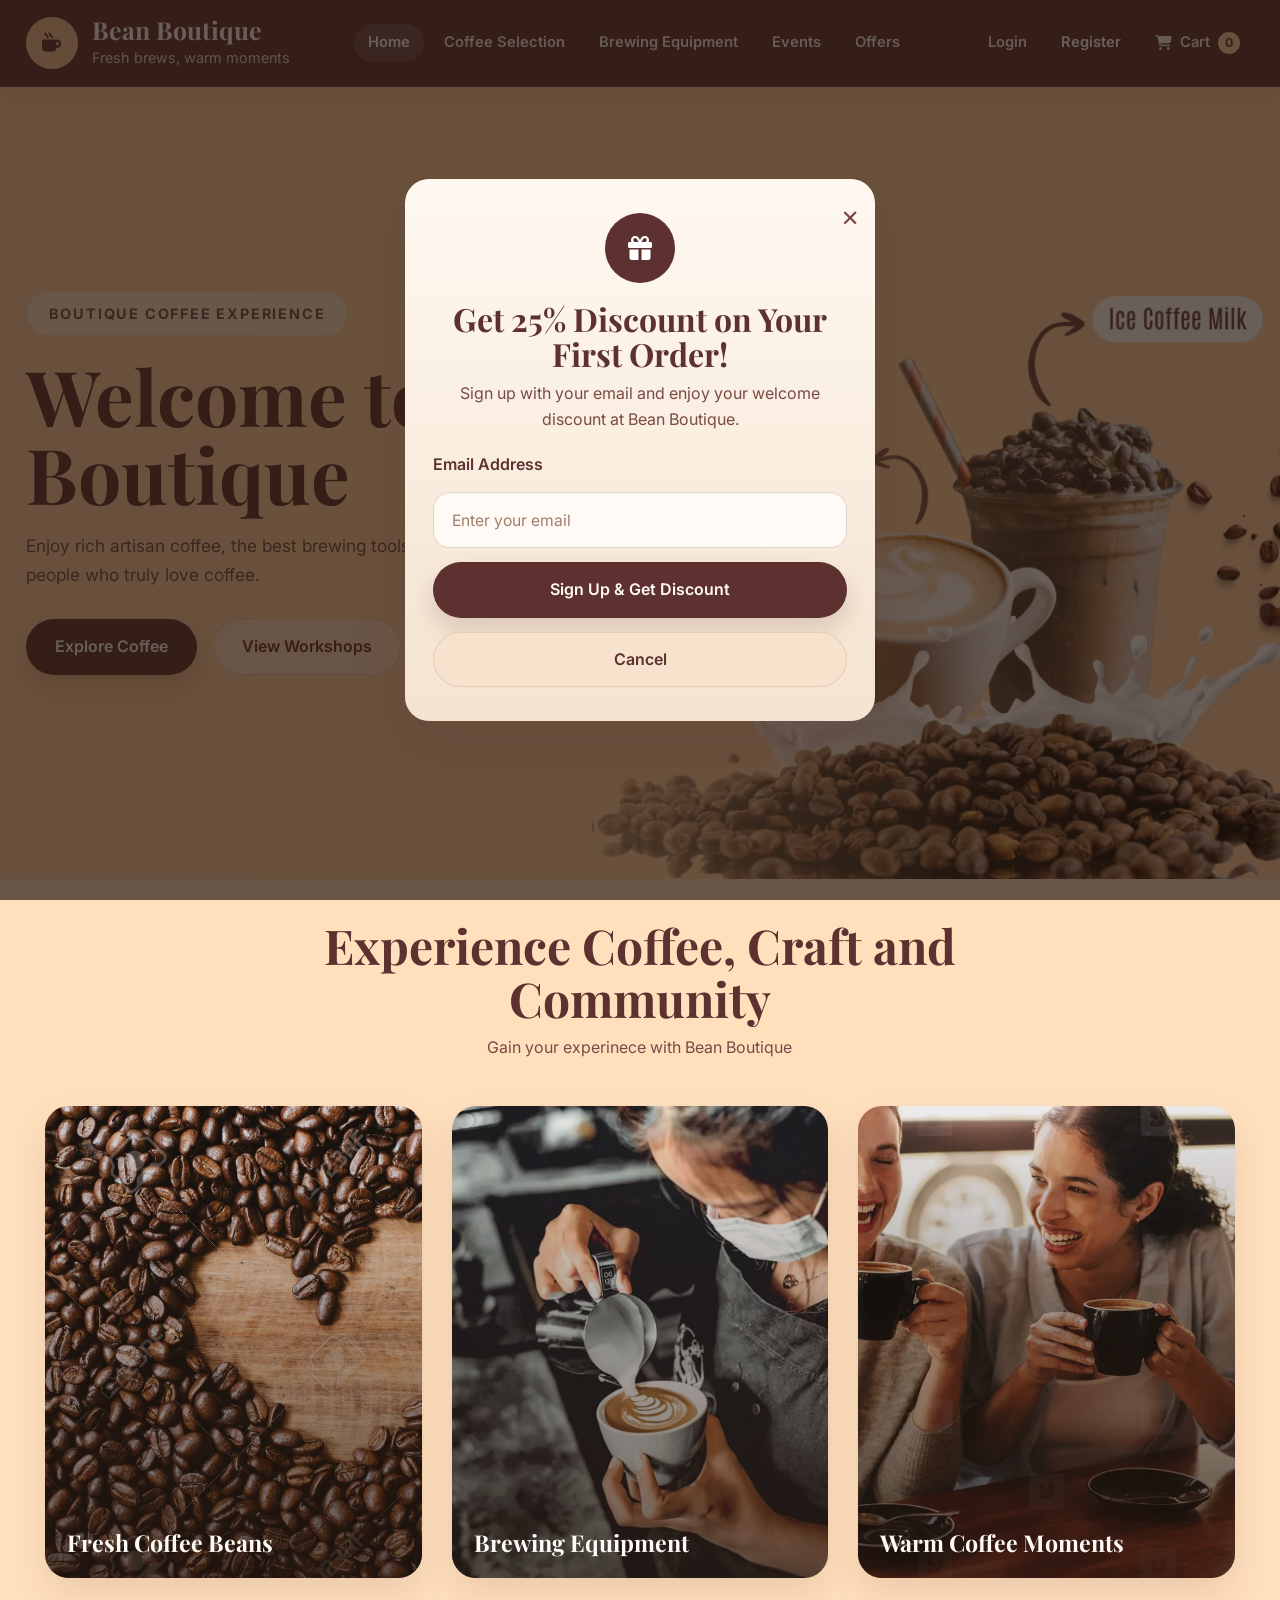
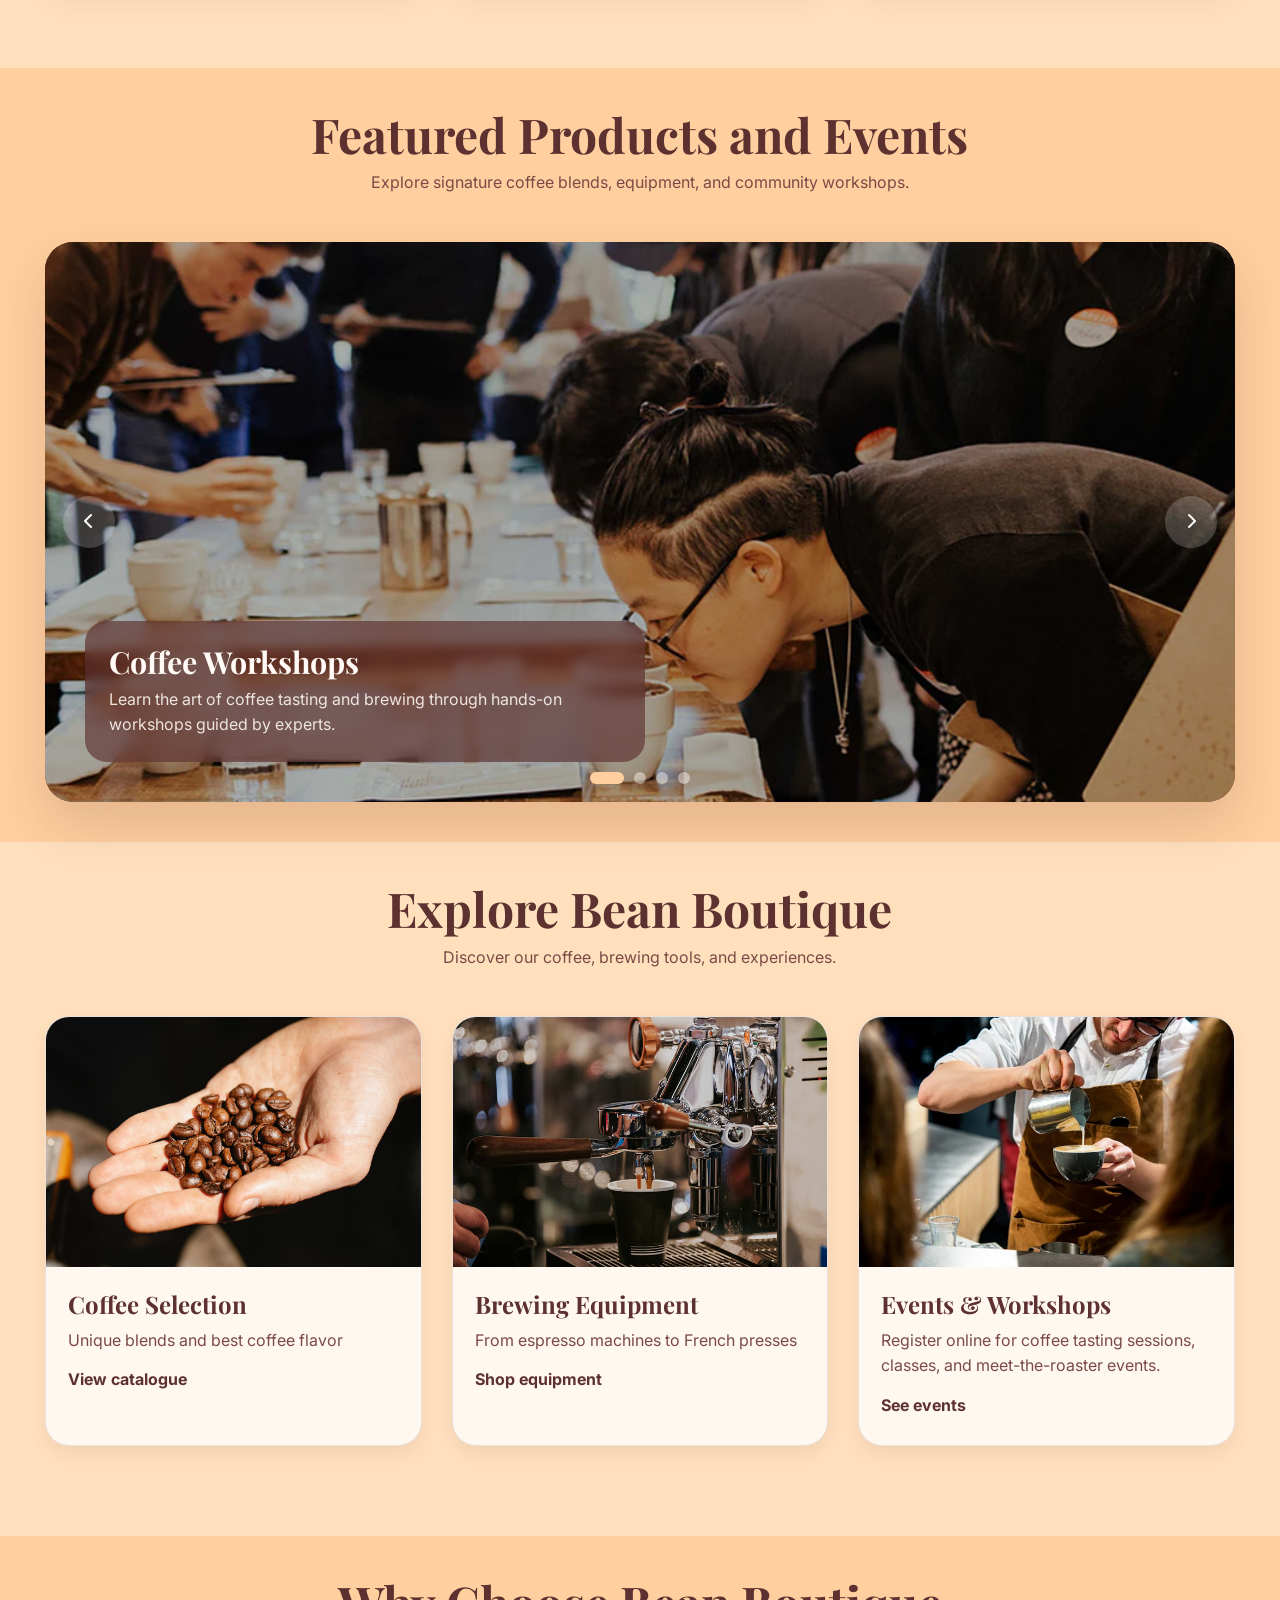
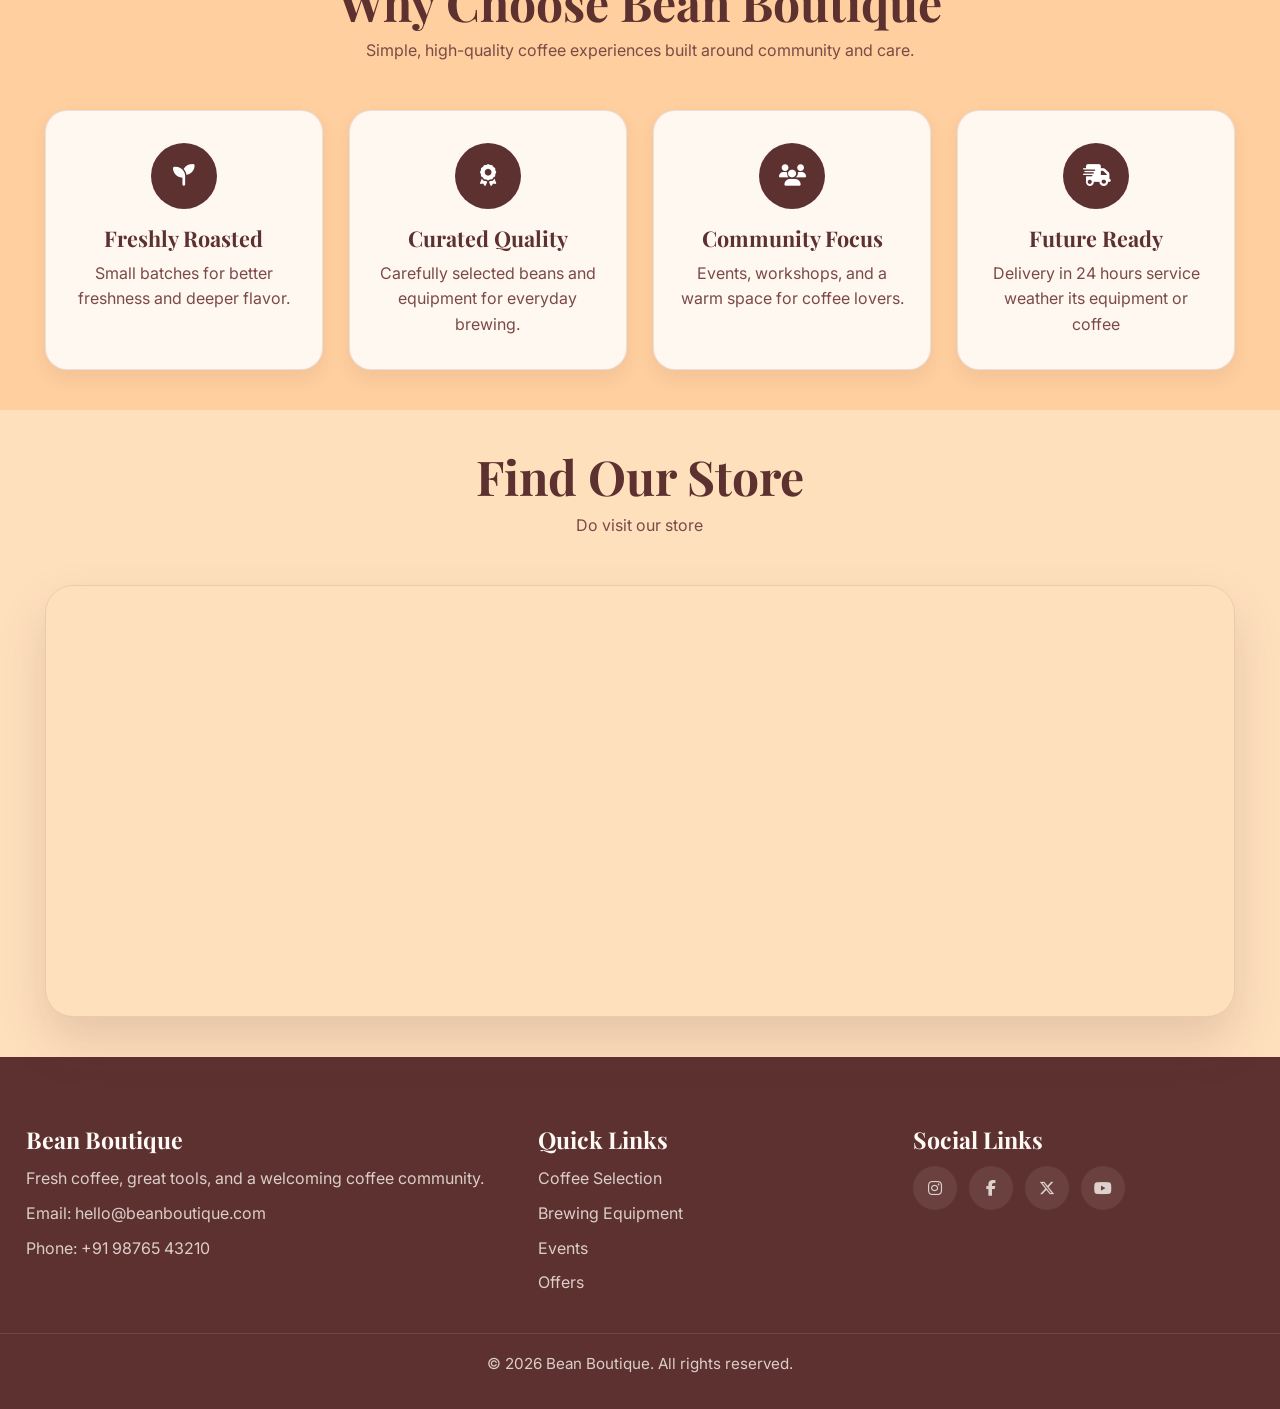
<file: index.html>
<!DOCTYPE html>
<html lang="en">

<head>
  <meta charset="UTF-8">
  <meta name="viewport" content="width=device-width, initial-scale=1.0">
  <title>Bean Boutique | Home</title>
  <link rel="stylesheet" href="style.css">
  <link rel="stylesheet" href="https://cdnjs.cloudflare.com/ajax/libs/font-awesome/6.5.0/css/all.min.css">
</head>

<body data-page="home">

  <!-- Welcome Modal -->
  <div class="modal active" id="welcome-modal" aria-hidden="false">
    <div class="modal-box">
      <button class="modal-close" id="modal-close" aria-label="Close popup">&times;</button>
      <div class="modal-icon">
        <i class="fas fa-gift"></i>
      </div>
      <h2>Get 25% Discount on Your First Order!</h2>
      <p>Sign up with your email and enjoy your welcome discount at Bean Boutique.</p>

      <form class="modal-form" id="discount-form" action="#" method="post">
        <label for="discount-email">Email Address</label>
        <input type="email" id="discount-email" name="discount-email" placeholder="Enter your email" required>
        <button type="submit" class="btn btn-primary">Sign Up &amp; Get Discount</button>
        <button type="button" class="btn btn-secondary" id="modal-cancel">Cancel</button>
      </form>
    </div>
  </div>

  <!-- Header -->
  <header class="site-header" id="site-header">
    <div class="container nav-wrapper">
      <a href="index.html" class="brand">
        <i class="fas fa-mug-hot"></i>
        <div class="brand-text">
          <h1>Bean Boutique</h1>
          <span>Fresh brews, warm moments</span>
        </div>
      </a>

      <button class="menu-toggle" id="menu-toggle" aria-label="Open navigation" aria-expanded="false">
        <span></span>
        <span></span>
        <span></span>
      </button>

      <nav class="site-nav" id="site-nav">
        <ul class="nav-left">
          <li><a href="index.html" class="active">Home</a></li>
          <li><a href="coffee-selection.html">Coffee Selection</a></li>
          <li><a href="brewing-equipment.html">Brewing Equipment</a></li>
          <li><a href="events.html">Events</a></li>
          <li><a href="offers.html">Offers</a></li>
        </ul>

        <ul class="nav-right" id="nav-right">
          <li class="guest-only"><a href="login.html" class="nav-pill">Login</a></li>
          <li class="guest-only"><a href="register.html" class="nav-pill nav-pill-highlight">Register</a></li>

          <li class="user-only account-menu" id="account-menu">
            <button type="button" class="account-btn" id="account-btn">
              <i class="fas fa-user-circle"></i>
              <span id="account-name">My Account</span>
              <i class="fas fa-caret-down"></i>
            </button>

            <div class="account-dropdown" id="account-dropdown">
              <p id="account-email">user@email.com</p>
              <a href="profile.html">Profile</a>
              <button type="button" id="logout-btn">Logout</button>
            </div>
          </li>

          <li>
            <a href="cart.html" class="cart-link">
              <i class="fas fa-cart-shopping"></i>
              Cart
              <span class="cart-count" id="cart-count">0</span>
            </a>
          </li>
        </ul>
      </nav>
    </div>
  </header>

  <main>
    <!-- Hero -->
    <section class="hero-section">
      <div class="hero-overlay"></div>
      <div class="container hero-content">
        <p class="eyebrow">Boutique Coffee Experience</p>
        <h2>Welcome to Bean Boutique</h2>
        <p class="hero-text">
          Enjoy rich artisan coffee, the best brewing tools, and a warm community, all designed for people who truly
          love coffee.
        </p>
        <div class="hero-buttons">
          <a href="coffee-selection.html" class="btn btn-primary">Explore Coffee</a>
          <a href="events.html" class="btn btn-outline">View Workshops</a>
        </div>
      </div>
    </section>

    <!-- Visual Highlights -->
    <section class="section section-cream">
      <div class="container">
        <div class="section-heading">
          <h3>Experience Coffee, Craft and Community</h3>
          <p>Gain your experinece with Bean Boutique</p>
        </div>

        <div class="grid grid-3 visual-grid">
          <article class="visual-card reveal">
            <img src="images/coffee_beans.jpg" alt="Fresh coffee beans">
            <div class="visual-overlay">
              <h4>Fresh Coffee Beans</h4>
            </div>
          </article>

          <article class="visual-card reveal">
            <img src="images/equipment.jpg" alt="Coffee brewing equipment">
            <div class="visual-overlay">
              <h4>Brewing Equipment</h4>
            </div>
          </article>

          <article class="visual-card reveal">
            <img src="images/warm_coffee_moments.webp" alt="Warm coffee moments">
            <div class="visual-overlay">
              <h4>Warm Coffee Moments</h4>
            </div>
          </article>
        </div>
      </div>
    </section>

    <!-- Slideshow -->
    <section class="section">
      <div class="container">
        <div class="section-heading">
          <h3>Featured Products and Events</h3>
          <p>Explore signature coffee blends, equipment, and community workshops.</p>
        </div>
        <div class="slideshow" id="home-slideshow">
          <div class="slide active">
            <img src="images/latte_art_workshop.webp" alt="Coffee workshop">
            <div class="slide-caption">
              <h3>Coffee Workshops</h3>
              <p>Learn the art of coffee tasting and brewing through hands-on workshops guided by experts.</p>
            </div>
          </div>

          <div class="slide">
            <img src="images/coffee_event.webp" alt="Coffee events">
            <div class="slide-caption">
              <h3>Community Events</h3>
              <p>Join coffee meetups, tasting sessions, and community gatherings in a warm café environment.</p>
            </div>
          </div>

          <div class="slide">
            <img src="images/featured_coffee.png" alt="Featured coffee product">
            <div class="slide-caption">
              <h3>Featured Products</h3>
              <p>Discover our premium coffee machines and signature blends designed for perfect taste.</p>
            </div>
          </div>

          <div class="slide">
            <img src="images/brewing_equipment.webp" alt="Brewing equipment">
            <div class="slide-caption">
              <h3>Brewing Equipment</h3>
              <p>Explore professional tools and equipment to create the perfect cup at home or café.</p>
            </div>
          </div>

          <!-- arrows -->
          <button type="button" class="slide-arrow slide-prev" id="slide-prev" aria-label="Previous slide">
            <i class="fas fa-chevron-left" aria-hidden="true"></i>
          </button>

          <button type="button" class="slide-arrow slide-next" id="slide-next" aria-label="Next slide">
            <i class="fas fa-chevron-right" aria-hidden="true"></i>
          </button>

          <div class="slide-dots">
            <button type="button" class="dot active" data-slide="0" aria-label="Go to slide 1"></button>
            <button type="button" class="dot" data-slide="1" aria-label="Go to slide 2"></button>
            <button type="button" class="dot" data-slide="2" aria-label="Go to slide 3"></button>
            <button type="button" class="dot" data-slide="3" aria-label="Go to slide 4"></button>
          </div>
        </div>
      </div>
    </section>

    <!-- Information Cards -->
    <section class="section section-cream">
      <div class="container">
        <div class="section-heading">
          <h2>Explore Bean Boutique</h2>
          <p>Discover our coffee, brewing tools, and experiences.</p>
        </div>

        <div class="grid grid-3">
          <article class="info-card reveal">
            <img src="images/homepage-coffee-selection.jpg" alt="Coffee beans close up">
            <div class="info-card-body">
              <h3>Coffee Selection</h3>
              <p>Unique blends and best coffee flavor</p>
              <a href="coffee-selection.html" class="text-link">View catalogue</a>
            </div>
          </article>

          <article class="info-card reveal">
            <img src="images/homepage-brewing-equipment.jpg" alt="Coffee brewing tools">
            <div class="info-card-body">
              <h3>Brewing Equipment</h3>
              <p>From espresso machines to French presses</p>
              <a href="brewing-equipment.html" class="text-link">Shop equipment</a>
            </div>
          </article>

          <article class="info-card reveal">
            <img src="images/homepage-workshop-event.webp" alt="People at coffee tasting event">
            <div class="info-card-body">
              <h3>Events &amp; Workshops</h3>
              <p>Register online for coffee tasting sessions, classes, and meet-the-roaster events.</p>
              <a href="events.html" class="text-link">See events</a>
            </div>
          </article>
        </div>
      </div>
    </section>

    <!-- Features -->
    <section class="section">
      <div class="container">
        <div class="section-heading">
          <h3>Why Choose Bean Boutique</h3>
          <p>Simple, high-quality coffee experiences built around community and care.</p>
        </div>

        <div class="grid grid-4">
          <div class="feature-box reveal">
            <i class="fas fa-seedling"></i>
            <h4>Freshly Roasted</h4>
            <p>Small batches for better freshness and deeper flavor.</p>
          </div>

          <div class="feature-box reveal">
            <i class="fas fa-award"></i>
            <h4>Curated Quality</h4>
            <p>Carefully selected beans and equipment for everyday brewing.</p>
          </div>

          <div class="feature-box reveal">
            <i class="fas fa-users"></i>
            <h4>Community Focus</h4>
            <p>Events, workshops, and a warm space for coffee lovers.</p>
          </div>

          <div class="feature-box reveal">
            <i class="fas fa-truck-fast"></i>
            <h4>Future Ready</h4>
            <p>Delivery in 24 hours service weather its equipment or coffee</p>
          </div>
        </div>
      </div>
    </section>

    <!-- Plugin: Google Maps -->
    <section class="section section-cream">
      <div class="container">
        <div class="section-heading">
          <h3>Find Our Store</h3>
          <p>Do visit our store</p>
        </div>

        <div class="map-box reveal">
          <iframe
            src="https://www.google.com/maps/embed?pb=!1m18!1m12!1m3!1d3769.589654838243!2d72.8248191750877!3d19.126351282091554!2m3!1f0!2f0!3f0!3m2!1i1024!2i768!4f13.1!3m3!1m2!1s0x3be7b61f3c7a8df5%3A0x6205a6d5318f0f1d!2sAndheri%20West%2C%20Mumbai!5e0!3m2!1sen!2sin!4v1710000000000!5m2!1sen!2sin"
            loading="lazy" allowfullscreen title="Bean Boutique map location"></iframe>
        </div>
      </div>
    </section>
  </main>

  <!-- Footer -->
  <footer class="site-footer">
    <div class="container footer-grid">
      <div>
        <h4>Bean Boutique</h4>
        <p>Fresh coffee, great tools, and a welcoming coffee community.</p>
        <p>Email: hello@beanboutique.com</p>
        <p>Phone: +91 98765 43210</p>
      </div>

      <div>
        <h4>Quick Links</h4>
        <ul>
          <li><a href="coffee-selection.html">Coffee Selection</a></li>
          <li><a href="brewing-equipment.html">Brewing Equipment</a></li>
          <li><a href="events.html">Events</a></li>
          <li><a href="offers.html">Offers</a></li>
        </ul>
      </div>

      <div>
        <h4>Social Links</h4>
        <div class="social-links">
          <a href="#" aria-label="Instagram"><i class="fab fa-instagram"></i></a>
          <a href="#" aria-label="Facebook"><i class="fab fa-facebook-f"></i></a>
          <a href="#" aria-label="X"><i class="fab fa-x-twitter"></i></a>
          <a href="#" aria-label="YouTube"><i class="fab fa-youtube"></i></a>
        </div>
      </div>
    </div>

    <p class="copyright">&copy; 2026 Bean Boutique. All rights reserved.</p>
  </footer>

  <script src="script.js"></script>
</body>

</html>
</file>
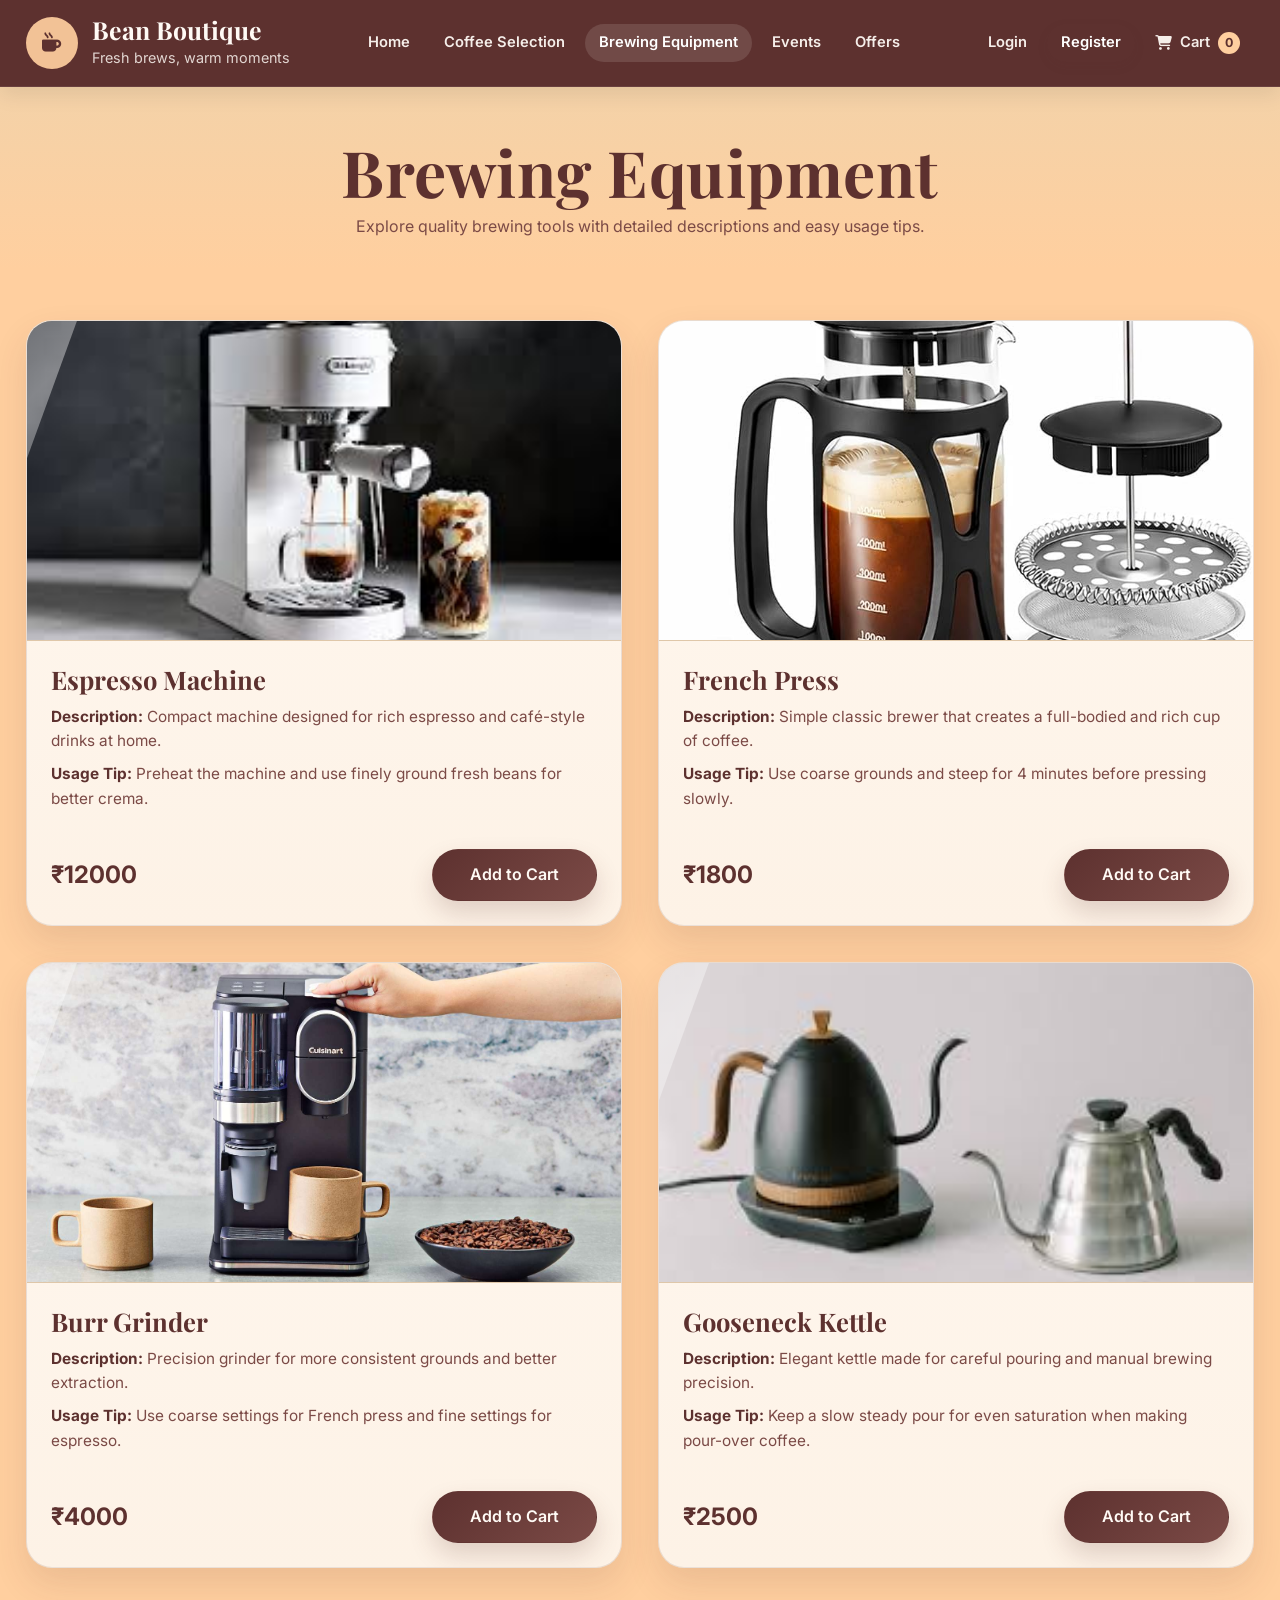
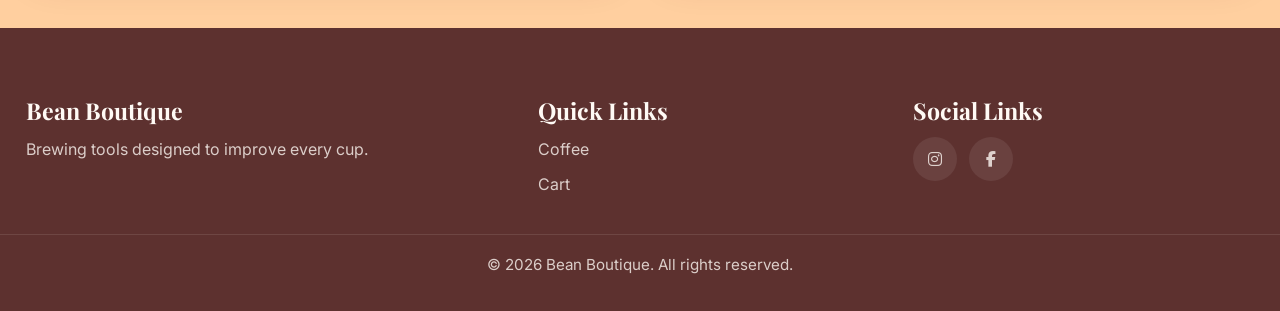
<file: brewing-equipment.html>
<!DOCTYPE html>
<html lang="en">

<head>
  <meta charset="UTF-8">
  <meta name="viewport" content="width=device-width, initial-scale=1.0">
  <title>Bean Boutique | Brewing Equipment</title>
  <link rel="stylesheet" href="style.css">
  <link rel="stylesheet" href="https://cdnjs.cloudflare.com/ajax/libs/font-awesome/6.5.0/css/all.min.css">
</head>

<body data-page="equipment">
  <header class="site-header" id="site-header">
    <div class="container nav-wrapper">
      <a href="index.html" class="brand">
        <i class="fas fa-mug-hot"></i>
        <div class="brand-text">
          <h1>Bean Boutique</h1>
          <span>Fresh brews, warm moments</span>
        </div>
      </a>

      <button class="menu-toggle" id="menu-toggle" aria-label="Open navigation" aria-expanded="false">
        <span></span>
        <span></span>
        <span></span>
      </button>

      <nav class="site-nav" id="site-nav">
        <ul class="nav-left">
          <li><a href="index.html">Home</a></li>
          <li><a href="coffee-selection.html">Coffee Selection</a></li>
          <li><a href="brewing-equipment.html" class="active">Brewing Equipment</a></li>
          <li><a href="events.html">Events</a></li>
          <li><a href="offers.html">Offers</a></li>
        </ul>

        <ul class="nav-right" id="nav-right">
          <li class="guest-only"><a href="login.html" class="nav-pill">Login</a></li>
          <li class="guest-only"><a href="register.html" class="nav-pill nav-pill-highlight">Register</a></li>

          <li class="user-only account-menu" id="account-menu">
            <button type="button" class="account-btn" id="account-btn">
              <i class="fas fa-user-circle"></i>
              <span id="account-name">My Account</span>
              <i class="fas fa-caret-down"></i>
            </button>

            <div class="account-dropdown" id="account-dropdown">
              <p id="account-email">user@email.com</p>
              <a href="profile.html">Profile</a>
              <button type="button" id="logout-btn">Logout</button>
            </div>
          </li>

          <li>
            <a href="cart.html" class="cart-link">
              <i class="fas fa-cart-shopping"></i>
              Cart
              <span class="cart-count" id="cart-count">0</span>
            </a>
          </li>
        </ul>
      </nav>
    </div>
  </header>

  <main class="page-main">
    <section class="page-banner">
      <div class="container">
        <h2>Brewing Equipment</h2>
        <p>Explore quality brewing tools with detailed descriptions and easy usage tips.</p>
      </div>
    </section>

    <section class="section">
      <div class="container grid grid-2">
        <article class="product-card reveal">
          <img src="images/expresso_machine.jpeg" alt="Espresso machine">
          <div class="product-body">
            <h3>Espresso Machine</h3>
            <p><strong>Description:</strong> Compact machine designed for rich espresso and café-style drinks at home.
            </p>
            <p><strong>Usage Tip:</strong> Preheat the machine and use finely ground fresh beans for better crema.</p>
            <div class="product-footer">
              <span class="price">₹12000</span>
              <button class="btn btn-primary add-cart-btn" data-name="Espresso Machine" data-price="12000">Add to
                Cart</button>
            </div>
          </div>
        </article>

        <article class="product-card reveal">
          <img src="images/french_press.jpg" alt="French press">
          <div class="product-body">
            <h3>French Press</h3>
            <p><strong>Description:</strong> Simple classic brewer that creates a full-bodied and rich cup of coffee.
            </p>
            <p><strong>Usage Tip:</strong> Use coarse grounds and steep for 4 minutes before pressing slowly.</p>
            <div class="product-footer">
              <span class="price">₹1800</span>
              <button class="btn btn-primary add-cart-btn" data-name="French Press" data-price="1800">Add to
                Cart</button>
            </div>
          </div>
        </article>

        <article class="product-card reveal">
          <img src="images/burr_grinder.jpg" alt="Burr grinder">
          <div class="product-body">
            <h3>Burr Grinder</h3>
            <p><strong>Description:</strong> Precision grinder for more consistent grounds and better extraction.</p>
            <p><strong>Usage Tip:</strong> Use coarse settings for French press and fine settings for espresso.</p>
            <div class="product-footer">
              <span class="price">₹4000</span>
              <button class="btn btn-primary add-cart-btn" data-name="Burr Grinder" data-price="4000">Add to
                Cart</button>
            </div>
          </div>
        </article>

        <article class="product-card reveal">
          <img src="images/gooseneck_kettle.jpeg" alt="Gooseneck kettle">
          <div class="product-body">
            <h3>Gooseneck Kettle</h3>
            <p><strong>Description:</strong> Elegant kettle made for careful pouring and manual brewing precision.</p>
            <p><strong>Usage Tip:</strong> Keep a slow steady pour for even saturation when making pour-over coffee.</p>
            <div class="product-footer">
              <span class="price">₹2500</span>
              <button class="btn btn-primary add-cart-btn" data-name="Gooseneck Kettle" data-price="2500">Add to
                Cart</button>
            </div>
          </div>
        </article>
      </div>
    </section>
  </main>

  <footer class="site-footer">
    <div class="container footer-grid">
      <div>
        <h4>Bean Boutique</h4>
        <p>Brewing tools designed to improve every cup.</p>
      </div>

      <div>
        <h4>Quick Links</h4>
        <ul>
          <li><a href="coffee-selection.html">Coffee</a></li>
          <li><a href="cart.html">Cart</a></li>
        </ul>
      </div>

      <div>
        <h4>Social Links</h4>
        <div class="social-links">
          <a href="#" aria-label="Instagram"><i class="fab fa-instagram"></i></a>
          <a href="#" aria-label="Facebook"><i class="fab fa-facebook-f"></i></a>
        </div>
      </div>
    </div>

    <p class="copyright">&copy; 2026 Bean Boutique. All rights reserved.</p>
  </footer>

  <script src="script.js"></script>
</body>

</html>
</file>
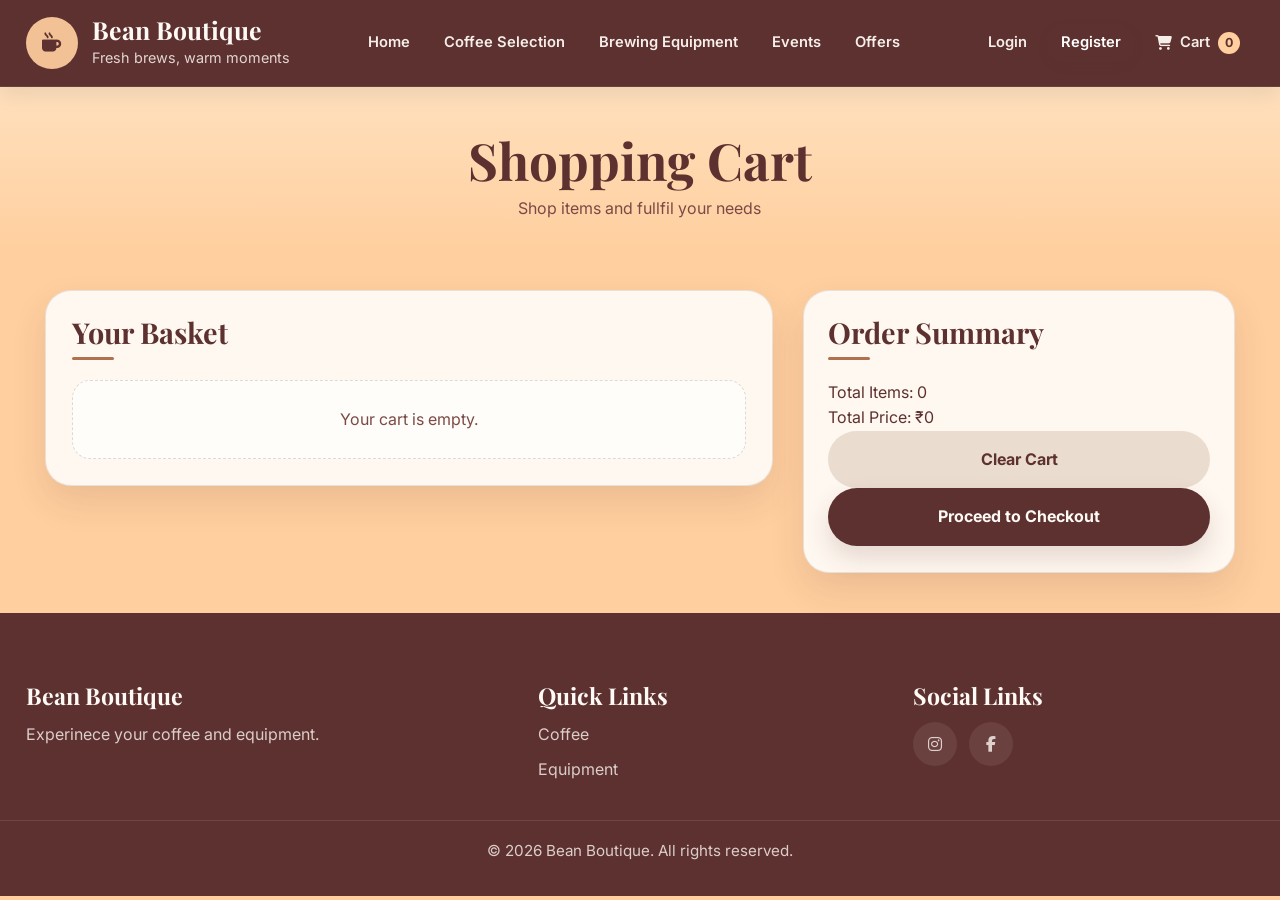
<file: cart.html>
<!DOCTYPE html>
<html lang="en">

<head>
  <meta charset="UTF-8">
  <meta name="viewport" content="width=device-width, initial-scale=1.0">
  <title>Bean Boutique | Shopping Cart</title>
  <link rel="stylesheet" href="style.css">
  <link rel="stylesheet" href="https://cdnjs.cloudflare.com/ajax/libs/font-awesome/6.5.0/css/all.min.css">
</head>

<body data-page="cart">
  <!-- Payment Modal -->
  <div class="payment-modal" id="payment-modal" aria-hidden="true">
    <div class="payment-box">
      <button type="button" class="payment-close" id="payment-close" aria-label="Close payment popup">&times;</button>

      <h2>Select Payment Method</h2>
      <p class="payment-subtext">Choose your preferred payment option to complete your order.</p>
      <div class="payment-form-section">
        <input type="text" id="checkout-name" placeholder="Full Name">
        <input type="tel" id="checkout-phone" placeholder="Contact Number">
        <input type="text" id="checkout-address" placeholder="Delivery Address">
        <input type="text" id="checkout-pin" placeholder="PIN Code" maxlength="6">
      </div>
      <div class="payment-methods">
        <label class="payment-option">
          <input type="radio" name="payment-method" value="card" checked>
          <span><i class="fas fa-credit-card"></i> Credit / Debit Card</span>
        </label>

        <label class="payment-option">
          <input type="radio" name="payment-method" value="upi">
          <span><i class="fas fa-mobile-screen-button"></i> UPI</span>
        </label>

        <label class="payment-option">
          <input type="radio" name="payment-method" value="cod">
          <span><i class="fas fa-money-bill-wave"></i> Cash on Delivery</span>
        </label>
      </div>

      <!-- Card Payment -->
      <div class="payment-form-section" id="card-fields">
        <input type="text" id="card-name" placeholder="Cardholder Name">
        <input type="text" id="card-number" placeholder="Card Number" maxlength="19">
        <div class="payment-row">
          <input type="text" id="card-expiry" placeholder="MM/YY" maxlength="5">
          <input type="text" id="card-cvv" placeholder="CVV" maxlength="3">
        </div>
      </div>

      <!-- UPI Payment -->
      <div class="payment-form-section hidden" id="upi-fields">
        <input type="text" id="upi-id" placeholder="Enter UPI ID (example@upi)">
      </div>

      <!-- COD -->
      <div class="payment-form-section hidden" id="cod-fields">
        <p class="cod-note">You will pay when your order is delivered to your address.</p>
      </div>

      <div class="payment-total">
        <strong>Total: </strong><span id="payment-total-amount">₹0</span>
      </div>

      <p id="payment-message" class="payment-message"></p>

      <button type="button" class="btn btn-primary full-width" id="pay-now-btn">
        Confirm Payment
      </button>
    </div>
  </div>
  <header class="site-header" id="site-header">
    <div class="container nav-wrapper">
      <a href="index.html" class="brand">
        <i class="fas fa-mug-hot"></i>
        <div class="brand-text">
          <h1>Bean Boutique</h1>
          <span>Fresh brews, warm moments</span>
        </div>
      </a>

      <button class="menu-toggle" id="menu-toggle" aria-label="Open navigation" aria-expanded="false">
        <span></span>
        <span></span>
        <span></span>
      </button>

      <nav class="site-nav" id="site-nav">
        <ul class="nav-left">
          <li><a href="index.html">Home</a></li>
          <li><a href="coffee-selection.html">Coffee Selection</a></li>
          <li><a href="brewing-equipment.html">Brewing Equipment</a></li>
          <li><a href="events.html">Events</a></li>
          <li><a href="offers.html">Offers</a></li>
        </ul>

        <ul class="nav-right" id="nav-right">
          <li class="guest-only"><a href="login.html" class="nav-pill">Login</a></li>
          <li class="guest-only"><a href="register.html" class="nav-pill nav-pill-highlight">Register</a></li>

          <li class="user-only account-menu" id="account-menu">
            <button type="button" class="account-btn" id="account-btn">
              <i class="fas fa-user-circle"></i>
              <span id="account-name">My Account</span>
              <i class="fas fa-caret-down"></i>
            </button>

            <div class="account-dropdown" id="account-dropdown">
              <p id="account-email">user@email.com</p>
              <a href="profile.html">Profile</a>
              <button type="button" id="logout-btn">Logout</button>
            </div>
          </li>

          <li>
            <a href="cart.html" class="cart-link">
              <i class="fas fa-cart-shopping"></i>
              Cart
              <span class="cart-count" id="cart-count">0</span>
            </a>
          </li>
        </ul>
      </nav>
    </div>
  </header>

  <main class="page-main">
    <section class="page-banner">
      <div class="container">
        <h2>Shopping Cart</h2>
        <p>Shop items and fullfil your needs</p>
      </div>
    </section>

    <section class="section">
      <div class="container cart-layout">
        <div class="cart-basket reveal">
          <h3>Your Basket</h3>
          <div id="cart-items" class="cart-items"></div>
        </div>

        <aside class="cart-summary reveal">
          <h3>Order Summary</h3>
          <p>Total Items: <span id="total-items">0</span></p>
          <p>Total Price: <span id="total-price">0.00</span></p>
          <button id="clear-cart" class="btn btn-secondary full-width">Clear Cart</button>
          <button id="checkout-btn" class="btn btn-primary full-width">Proceed to Checkout</button>
        </aside>
      </div>
    </section>
  </main>

  <footer class="site-footer">
    <div class="container footer-grid">
      <div>
        <h4>Bean Boutique</h4>
        <p>Experinece your coffee and equipment.</p>
      </div>

      <div>
        <h4>Quick Links</h4>
        <ul>
          <li><a href="coffee-selection.html">Coffee</a></li>
          <li><a href="brewing-equipment.html">Equipment</a></li>
        </ul>
      </div>

      <div>
        <h4>Social Links</h4>
        <div class="social-links">
          <a href="#" aria-label="Instagram"><i class="fab fa-instagram"></i></a>
          <a href="#" aria-label="Facebook"><i class="fab fa-facebook-f"></i></a>
        </div>
      </div>
    </div>

    <p class="copyright">&copy; 2026 Bean Boutique. All rights reserved.</p>
  </footer>

  <script src="script.js"></script>
</body>

</html>
</file>
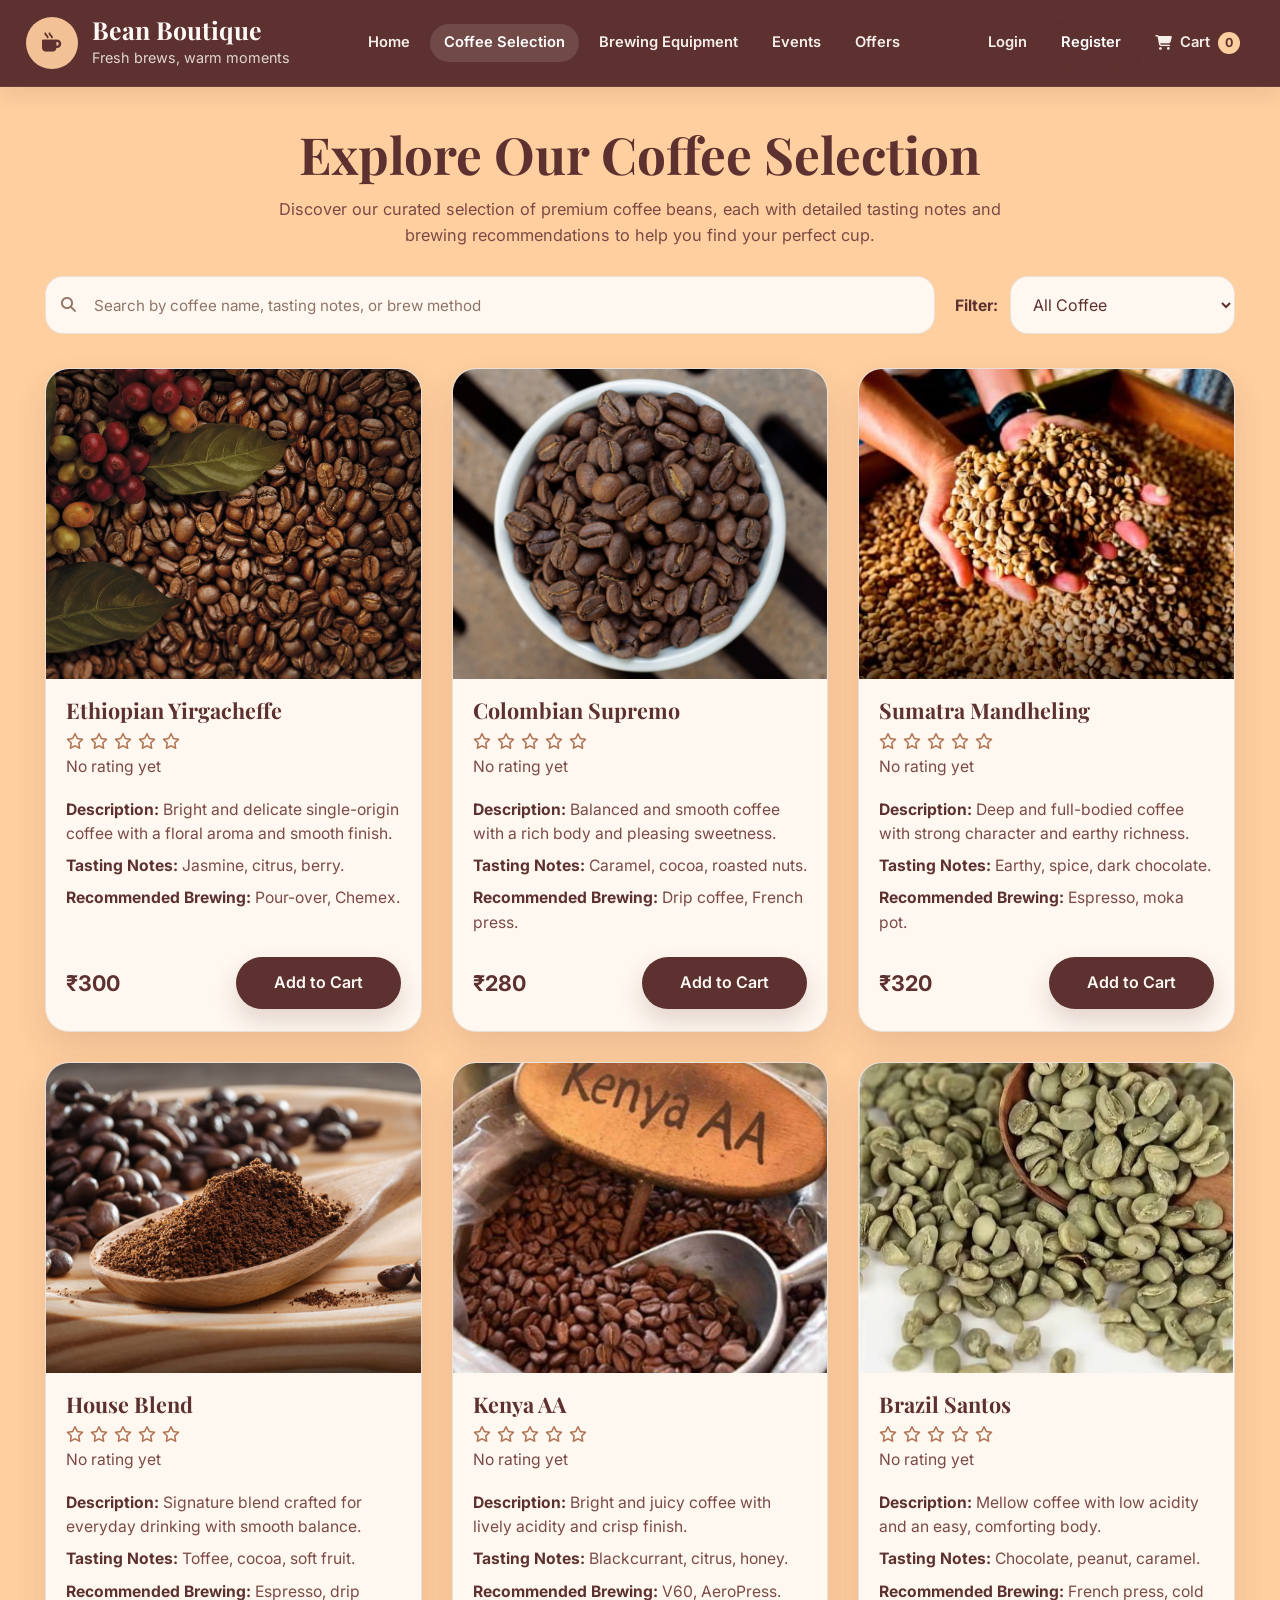
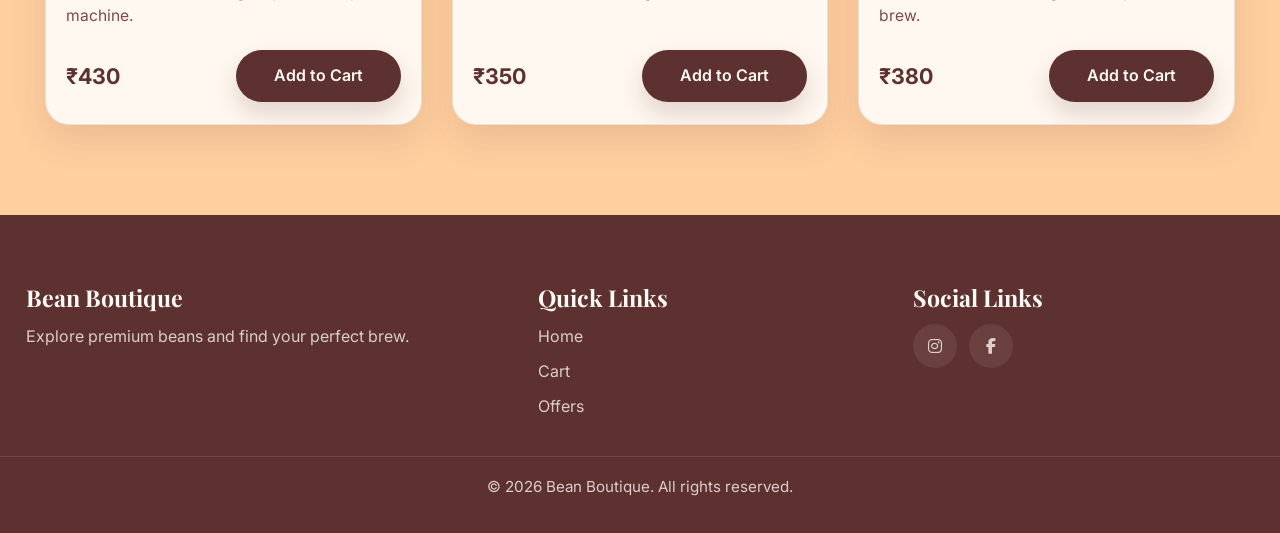
<file: coffee-selection.html>
<!DOCTYPE html>
<html lang="en">

<head>
  <meta charset="UTF-8">
  <meta name="viewport" content="width=device-width, initial-scale=1.0">
  <title>Bean Boutique | Coffee Selection</title>
  <link rel="stylesheet" href="style.css">
  <link rel="stylesheet" href="https://cdnjs.cloudflare.com/ajax/libs/font-awesome/6.5.0/css/all.min.css">
</head>

<body data-page="coffee">
  <header class="site-header" id="site-header">
    <div class="container nav-wrapper">
      <a href="index.html" class="brand">
        <i class="fas fa-mug-hot"></i>
        <div class="brand-text">
          <h1>Bean Boutique</h1>
          <span>Fresh brews, warm moments</span>
        </div>
      </a>

      <button class="menu-toggle" id="menu-toggle" aria-label="Open navigation" aria-expanded="false">
        <span></span>
        <span></span>
        <span></span>
      </button>

      <nav class="site-nav" id="site-nav">
        <ul class="nav-left">
          <li><a href="index.html">Home</a></li>
          <li><a href="coffee-selection.html" class="active">Coffee Selection</a></li>
          <li><a href="brewing-equipment.html">Brewing Equipment</a></li>
          <li><a href="events.html">Events</a></li>
          <li><a href="offers.html">Offers</a></li>
        </ul>

        <ul class="nav-right" id="nav-right">
          <li class="guest-only"><a href="login.html" class="nav-pill">Login</a></li>
          <li class="guest-only"><a href="register.html" class="nav-pill nav-pill-highlight">Register</a></li>

          <li class="user-only account-menu" id="account-menu">
            <button type="button" class="account-btn" id="account-btn">
              <i class="fas fa-user-circle"></i>
              <span id="account-name">My Account</span>
              <i class="fas fa-caret-down"></i>
            </button>

            <div class="account-dropdown" id="account-dropdown">
              <p id="account-email">user@email.com</p>
              <a href="profile.html">Profile</a>
              <button type="button" id="logout-btn">Logout</button>
            </div>
          </li>

          <li>
            <a href="cart.html" class="cart-link">
              <i class="fas fa-cart-shopping"></i>
              Cart
              <span class="cart-count" id="cart-count">0</span>
            </a>
          </li>
        </ul>
      </nav>
    </div>
  </header>

  <!-- <main class="page-main">
    <section class="page-banner">
      <div class="container">
        <h2>Coffee Selection</h2>
        <p>Catalogue of unique blends and single-origin coffees with tasting notes and brewing methods.</p>
      </div>
    </section> -->

  <section class="section coffee-section">
    <div class="container">
      <h2 class="section-title reveal">Explore Our Coffee Selection</h2>
      <p class="section-description reveal">Discover our curated selection of premium coffee beans, each with detailed
        tasting notes and brewing recommendations to help you find your perfect cup.</p>
      <div class="search-filter-box reveal">
        <div class="search-box">
          <div class="search-input-wrapper">
            <i class="fas fa-search"></i>
            <input type="text" id="coffee-search" placeholder="Search by coffee name, tasting notes, or brew method">
          </div>
        </div>

        <div class="filter-box">
          <label for="coffee-filter">Filter:</label>
          <select id="coffee-filter">
            <option value="all">All Coffee</option>
            <option value="light">Light Roast</option>
            <option value="medium">Medium Roast</option>
            <option value="dark">Dark Roast</option>
          </select>
        </div>
      </div>

      <div class="grid grid-3 product-grid" id="coffee-grid">
        <article class="product-card reveal coffee-item" data-category="light"
          data-search="ethiopian yirgacheffe ethiopian floral citrus berry pour-over chemex">
          <img src="images/Ethiopia-coffee-beans.webp" alt="Ethiopian Yirgacheffe coffee beans">
          <div class="product-body">
            <h3>Ethiopian Yirgacheffe</h3>

            <div class="rating-block">
              <div class="rating-stars interactive-stars" data-product="Ethiopian Yirgacheffe">
                <i class="far fa-star" data-value="1"></i>
                <i class="far fa-star" data-value="2"></i>
                <i class="far fa-star" data-value="3"></i>
                <i class="far fa-star" data-value="4"></i>
                <i class="far fa-star" data-value="5"></i>
              </div>
              <p class="rating-output" id="rating-output-ethiopian-yirgacheffe">No rating yet</p>
            </div>

            <p><strong>Description:</strong> Bright and delicate single-origin coffee with a floral aroma and smooth
              finish.</p>
            <p><strong>Tasting Notes:</strong> Jasmine, citrus, berry.</p>
            <p><strong>Recommended Brewing:</strong> Pour-over, Chemex.</p>

            <div class="product-footer">
              <span class="price">₹300</span>
              <button class="btn btn-primary add-cart-btn" data-name="Ethiopian Yirgacheffe" data-price="300">Add to
                Cart</button>
            </div>
          </div>
        </article>

        <article class="product-card reveal coffee-item" data-category="medium"
          data-search="colombian supremo colombian caramel cocoa nuts drip french press">
          <img src="images/colombian-supremo-beans.webp" alt="Colombian Supremo coffee beans">
          <div class="product-body">
            <h3>Colombian Supremo</h3>

            <div class="rating-block">
              <div class="rating-stars interactive-stars" data-product="Colombian Supremo">
                <i class="far fa-star" data-value="1"></i>
                <i class="far fa-star" data-value="2"></i>
                <i class="far fa-star" data-value="3"></i>
                <i class="far fa-star" data-value="4"></i>
                <i class="far fa-star" data-value="5"></i>
              </div>
              <p class="rating-output" id="rating-output-colombian-supremo">No rating yet</p>
            </div>

            <p><strong>Description:</strong> Balanced and smooth coffee with a rich body and pleasing sweetness.</p>
            <p><strong>Tasting Notes:</strong> Caramel, cocoa, roasted nuts.</p>
            <p><strong>Recommended Brewing:</strong> Drip coffee, French press.</p>

            <div class="product-footer">
              <span class="price">₹280</span>
              <button class="btn btn-primary add-cart-btn" data-name="Colombian Supremo" data-price="280">Add to
                Cart</button>
            </div>
          </div>
        </article>

        <article class="product-card reveal coffee-item" data-category="dark"
          data-search="sumatra mandheling sumatra earthy spice chocolate espresso moka pot">
          <img src="images/Sumatra-madheling-beans.jpg" alt="Sumatra Mandheling coffee beans">
          <div class="product-body">
            <h3>Sumatra Mandheling</h3>

            <div class="rating-block">
              <div class="rating-stars interactive-stars" data-product="Sumatra Mandheling">
                <i class="far fa-star" data-value="1"></i>
                <i class="far fa-star" data-value="2"></i>
                <i class="far fa-star" data-value="3"></i>
                <i class="far fa-star" data-value="4"></i>
                <i class="far fa-star" data-value="5"></i>
              </div>
              <p class="rating-output" id="rating-output-sumatra-mandheling">No rating yet</p>
            </div>

            <p><strong>Description:</strong> Deep and full-bodied coffee with strong character and earthy richness.</p>
            <p><strong>Tasting Notes:</strong> Earthy, spice, dark chocolate.</p>
            <p><strong>Recommended Brewing:</strong> Espresso, moka pot.</p>

            <div class="product-footer">
              <span class="price">₹320</span>
              <button class="btn btn-primary add-cart-btn" data-name="Sumatra Mandheling" data-price="320">Add to
                Cart</button>
            </div>
          </div>
        </article>

        <article class="product-card reveal coffee-item" data-category="medium"
          data-search="house blend hb toffee cocoa espresso drip">
          <img src="images/house-blend.jpg" alt="House blend coffee">
          <div class="product-body">
            <h3>House Blend</h3>

            <div class="rating-block">
              <div class="rating-stars interactive-stars" data-product="House Blend">
                <i class="far fa-star" data-value="1"></i>
                <i class="far fa-star" data-value="2"></i>
                <i class="far fa-star" data-value="3"></i>
                <i class="far fa-star" data-value="4"></i>
                <i class="far fa-star" data-value="5"></i>
              </div>
              <p class="rating-output" id="rating-output-house-blend">No rating yet</p>
            </div>

            <p><strong>Description:</strong> Signature blend crafted for everyday drinking with smooth balance.</p>
            <p><strong>Tasting Notes:</strong> Toffee, cocoa, soft fruit.</p>
            <p><strong>Recommended Brewing:</strong> Espresso, drip machine.</p>

            <div class="product-footer">
              <span class="price">₹430</span>
              <button class="btn btn-primary add-cart-btn" data-name="House Blend" data-price="430">Add to Cart</button>
            </div>
          </div>
        </article>

        <article class="product-card reveal coffee-item" data-category="light"
          data-search="kenya aa kenya blackcurrant citrus honey v60 aeropress">
          <img src="images/kenya-beans.webp" alt="Kenya AA coffee">
          <div class="product-body">
            <h3>Kenya AA</h3>

            <div class="rating-block">
              <div class="rating-stars interactive-stars" data-product="Kenya AA">
                <i class="far fa-star" data-value="1"></i>
                <i class="far fa-star" data-value="2"></i>
                <i class="far fa-star" data-value="3"></i>
                <i class="far fa-star" data-value="4"></i>
                <i class="far fa-star" data-value="5"></i>
              </div>
              <p class="rating-output" id="rating-output-kenya-aa">No rating yet</p>
            </div>

            <p><strong>Description:</strong> Bright and juicy coffee with lively acidity and crisp finish.</p>
            <p><strong>Tasting Notes:</strong> Blackcurrant, citrus, honey.</p>
            <p><strong>Recommended Brewing:</strong> V60, AeroPress.</p>

            <div class="product-footer">
              <span class="price">₹350</span>
              <button class="btn btn-primary add-cart-btn" data-name="Kenya AA" data-price="350">Add to Cart</button>
            </div>
          </div>
        </article>

        <article class="product-card reveal coffee-item" data-category="dark"
          data-search="brazil santos brazil chocolate peanut caramel french press cold brew">
          <img src="images/brazil-santos-beans.png" alt="Brazil Santos coffee">
          <div class="product-body">
            <h3>Brazil Santos</h3>

            <div class="rating-block">
              <div class="rating-stars interactive-stars" data-product="Brazil Santos">
                <i class="far fa-star" data-value="1"></i>
                <i class="far fa-star" data-value="2"></i>
                <i class="far fa-star" data-value="3"></i>
                <i class="far fa-star" data-value="4"></i>
                <i class="far fa-star" data-value="5"></i>
              </div>
              <p class="rating-output" id="rating-output-brazil-santos">No rating yet</p>
            </div>

            <p><strong>Description:</strong> Mellow coffee with low acidity and an easy, comforting body.</p>
            <p><strong>Tasting Notes:</strong> Chocolate, peanut, caramel.</p>
            <p><strong>Recommended Brewing:</strong> French press, cold brew.</p>

            <div class="product-footer">
              <span class="price">₹380</span>
              <button class="btn btn-primary add-cart-btn" data-name="Brazil Santos" data-price="380">Add to
                Cart</button>
            </div>
          </div>
        </article>
      </div>

      <p id="no-results" class="no-results">No coffee found. Try another search.</p>
    </div>
  </section>
  </main>

  <footer class="site-footer">
    <div class="container footer-grid">
      <div>
        <h4>Bean Boutique</h4>
        <p>Explore premium beans and find your perfect brew.</p>
      </div>

      <div>
        <h4>Quick Links</h4>
        <ul>
          <li><a href="index.html">Home</a></li>
          <li><a href="cart.html">Cart</a></li>
          <li><a href="offers.html">Offers</a></li>
        </ul>
      </div>

      <div>
        <h4>Social Links</h4>
        <div class="social-links">
          <a href="#" aria-label="Instagram"><i class="fab fa-instagram"></i></a>
          <a href="#" aria-label="Facebook"><i class="fab fa-facebook-f"></i></a>
        </div>
      </div>
    </div>

    <p class="copyright">&copy; 2026 Bean Boutique. All rights reserved.</p>
  </footer>

  <script src="script.js"></script>
</body>

</html>
</file>
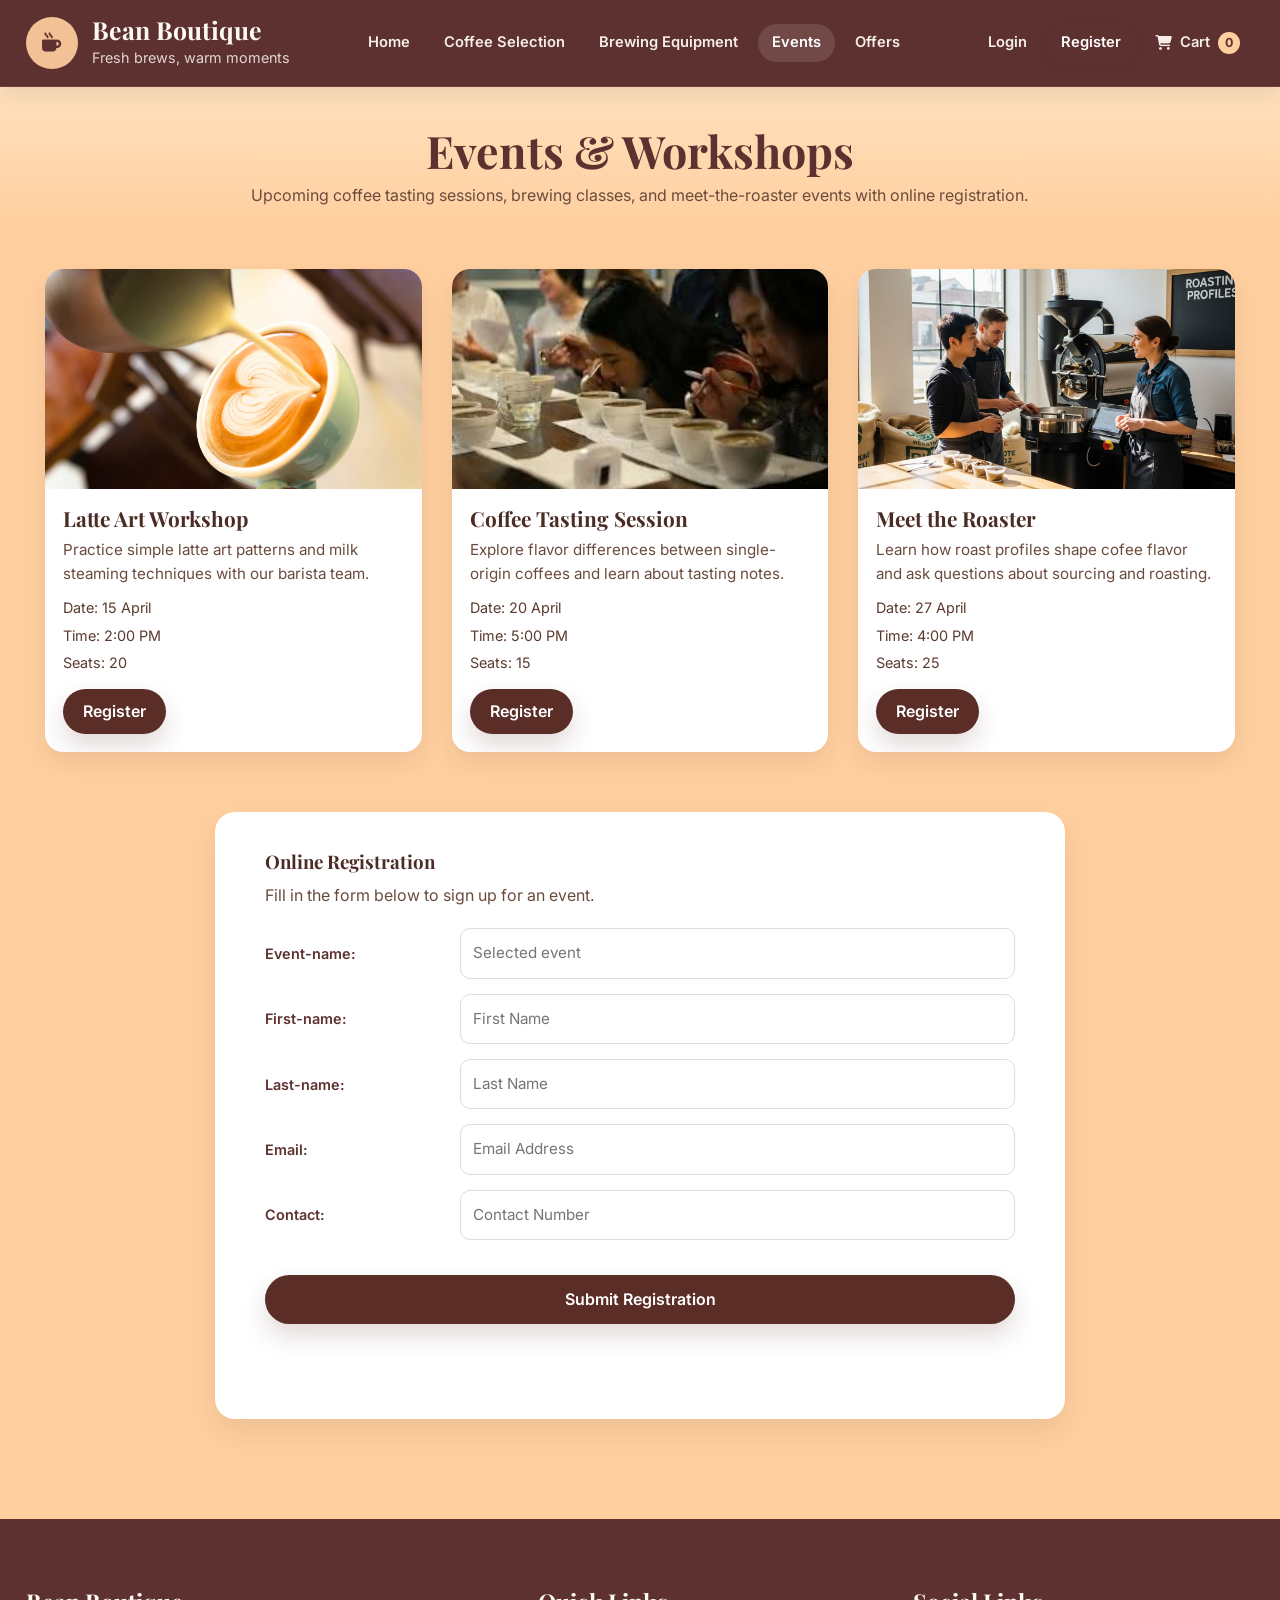
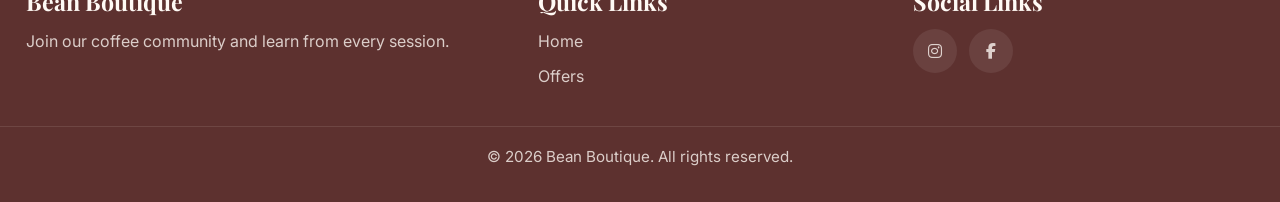
<file: events.html>
<!DOCTYPE html>
<html lang="en">

<head>
  <meta charset="UTF-8">
  <meta name="viewport" content="width=device-width, initial-scale=1.0">
  <title>Bean Boutique | Events & Workshops</title>
  <link rel="stylesheet" href="style.css">
  <link rel="stylesheet" href="https://cdnjs.cloudflare.com/ajax/libs/font-awesome/6.5.0/css/all.min.css">
</head>

<body data-page="events">
  <header class="site-header" id="site-header">
    <div class="container nav-wrapper">
      <a href="index.html" class="brand">
        <i class="fas fa-mug-hot"></i>
        <div class="brand-text">
          <h1>Bean Boutique</h1>
          <span>Fresh brews, warm moments</span>
        </div>
      </a>

      <button class="menu-toggle" id="menu-toggle" aria-label="Open navigation" aria-expanded="false">
        <span></span>
        <span></span>
        <span></span>
      </button>

      <nav class="site-nav" id="site-nav">
        <ul class="nav-left">
          <li><a href="index.html">Home</a></li>
          <li><a href="coffee-selection.html">Coffee Selection</a></li>
          <li><a href="brewing-equipment.html">Brewing Equipment</a></li>
          <li><a href="events.html" class="active">Events</a></li>
          <li><a href="offers.html">Offers</a></li>
        </ul>

        <ul class="nav-right" id="nav-right">
          <li class="guest-only"><a href="login.html" class="nav-pill">Login</a></li>
          <li class="guest-only"><a href="register.html" class="nav-pill nav-pill-highlight">Register</a></li>

          <li class="user-only account-menu" id="account-menu">
            <button type="button" class="account-btn" id="account-btn">
              <i class="fas fa-user-circle"></i>
              <span id="account-name">My Account</span>
              <i class="fas fa-caret-down"></i>
            </button>

            <div class="account-dropdown" id="account-dropdown">
              <p id="account-email">user@email.com</p>
              <a href="profile.html">Profile</a>
              <button type="button" id="logout-btn">Logout</button>
            </div>
          </li>

          <li>
            <a href="cart.html" class="cart-link">
              <i class="fas fa-cart-shopping"></i>
              Cart
              <span class="cart-count" id="cart-count">0</span>
            </a>
          </li>
        </ul>
      </nav>
    </div>
  </header>

  <main class="page-main">
    <section class="page-banner">
      <div class="container">
        <h2>Events & Workshops</h2>
        <p>Upcoming coffee tasting sessions, brewing classes, and meet-the-roaster events with online registration.</p>
      </div>
    </section>

    <section class="section">
      <div class="container grid grid-3">
        <article class="event-card reveal">
          <img src="images/latte-art-workshop-coffee.webp" alt="Latte art class">
          <div class="event-body">
            <h3>Latte Art Workshop</h3>
            <p>Practice simple latte art patterns and milk steaming techniques with our barista team.</p>
            <ul class="event-list">
              <li>Date: 15 April</li>
              <li>Time: 2:00 PM</li>
              <li>Seats: 20</li>
            </ul>
            <button class="btn btn-primary event-fill-btn" data-event="Latte Art Workshop">Register</button>
          </div>
        </article>

        <article class="event-card reveal">
          <img src="images/coffee-testing.jpeg" alt="Coffee tasting session">
          <div class="event-body">
            <h3>Coffee Tasting Session</h3>
            <p>Explore flavor differences between single-origin coffees and learn about tasting notes.</p>
            <ul class="event-list">
              <li>Date: 20 April</li>
              <li>Time: 5:00 PM</li>
              <li>Seats: 15</li>
            </ul>
            <button class="btn btn-primary event-fill-btn" data-event="Coffee Tasting Session">Register</button>
          </div>
        </article>

        <article class="event-card reveal">
          <img src="images/roasting-workshop.jpg" alt="Meet the roaster event">
          <div class="event-body">
            <h3>Meet the Roaster</h3>
            <p>Learn how roast profiles shape cofee flavor and ask questions about sourcing and roasting.</p>
            <ul class="event-list">
              <li>Date: 27 April</li>
              <li>Time: 4:00 PM</li>
              <li>Seats: 25</li>
            </ul>
            <button class="btn btn-primary event-fill-btn" data-event="Meet the Roaster">Register</button>
          </div>
        </article>
      </div>

      <div class="form-panel reveal">
        <h3>Online Registration</h3>
        <p>Fill in the form below to sign up for an event.</p>

        <form class="event-form" id="event-form" action="#" method="post" novalidate>
          <div>
            <label for="event-name">Event-name:</label>
            <input type="text" id="event-name" name="event-name" placeholder="Selected event" required>
          </div>
          <div>
            <label for="event-first-name">First-name:</label>
            <input type="text" id="event-first-name" name="first-name" placeholder="First Name" required>
          </div>
          <div>
            <label for="event-last-name">Last-name:</label>
            <input type="text" id="event-last-name" name="last-name" placeholder="Last Name" required>
          </div>
          <div>
            <label for="event-email">Email:</label>
            <input type="email" id="event-email" name="email" placeholder="Email Address" required>
          </div>
          <div>
            <label for="event-phone">Contact:</label>
            <input type="text" id="event-phone" name="phone" placeholder="Contact Number" required>
          </div>
          <button type="submit" class="btn btn-primary">Submit Registration</button>
          <p id="event-message" class="form-message"></p>
        </form>
      </div>
    </section>
  </main>

  <footer class="site-footer">
    <div class="container footer-grid">
      <div>
        <h4>Bean Boutique</h4>
        <p>Join our coffee community and learn from every session.</p>
      </div>

      <div>
        <h4>Quick Links</h4>
        <ul>
          <li><a href="index.html">Home</a></li>
          <li><a href="offers.html">Offers</a></li>
        </ul>
      </div>

      <div>
        <h4>Social Links</h4>
        <div class="social-links">
          <a href="#" aria-label="Instagram"><i class="fab fa-instagram"></i></a>
          <a href="#" aria-label="Facebook"><i class="fab fa-facebook-f"></i></a>
        </div>
      </div>
    </div>

    <p class="copyright">&copy; 2026 Bean Boutique. All rights reserved.</p>
  </footer>

  <script src="script.js"></script>
</body>

</html>
</file>
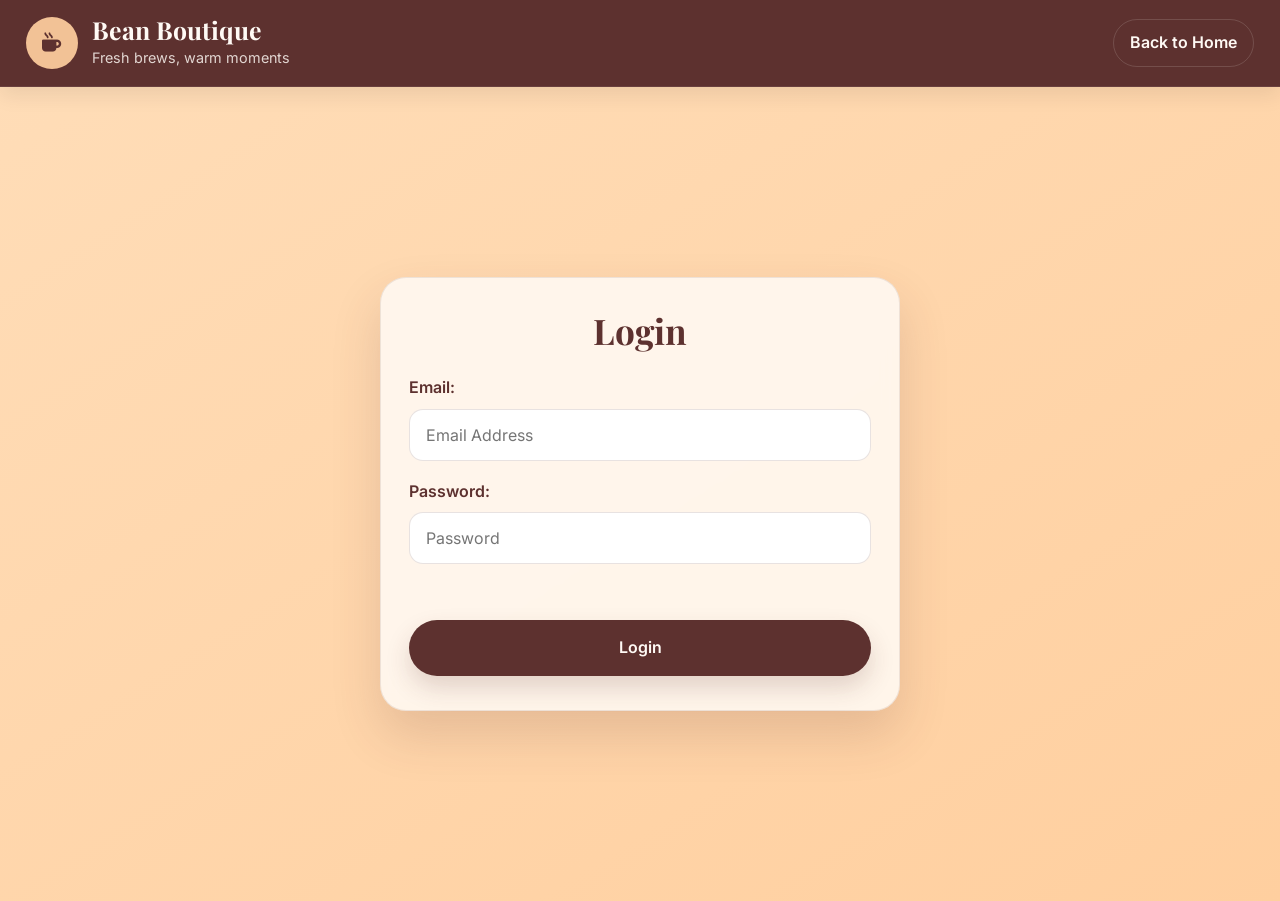
<file: login.html>
<!DOCTYPE html>
<html lang="en">

<head>
  <meta charset="UTF-8">
  <meta name="viewport" content="width=device-width, initial-scale=1.0">
  <title>Bean Boutique | Login</title>
  <link rel="stylesheet" href="style.css">
  <link rel="stylesheet" href="https://cdnjs.cloudflare.com/ajax/libs/font-awesome/6.5.0/css/all.min.css">
</head>

<body data-page="login">
  <header class="site-header">
    <div class="container nav-wrapper">
      <a href="index.html" class="brand">
        <i class="fas fa-mug-hot"></i>
        <div class="brand-text">
          <h1>Bean Boutique</h1>
          <span>Fresh brews, warm moments</span>
        </div>
      </a>

      <nav class="simple-nav">
        <a href="index.html">Back to Home</a>
      </nav>
    </div>
  </header>

  <main class="auth-main">
    <section class="auth-section">
      <div class="auth-box reveal">
        <h2>Login</h2>

        <form class="auth-form" id="login-form" action="#" method="post" novalidate>
          <div>
            <label for="login-email">Email:</label>
            <input type="email" id="login-email" name="email" placeholder="Email Address" required>
          </div>
          <div>
            <label for="login-password">Password:</label>
            <input type="password" id="login-password" name="password" placeholder="Password" required>
          </div>

          <p id="login-message" class="form-message"></p>

          <button type="submit" class="btn btn-primary full-width">Login</button>
        </form>
      </div>
    </section>
  </main>

  <script src="script.js"></script>
</body>

</html>
</file>
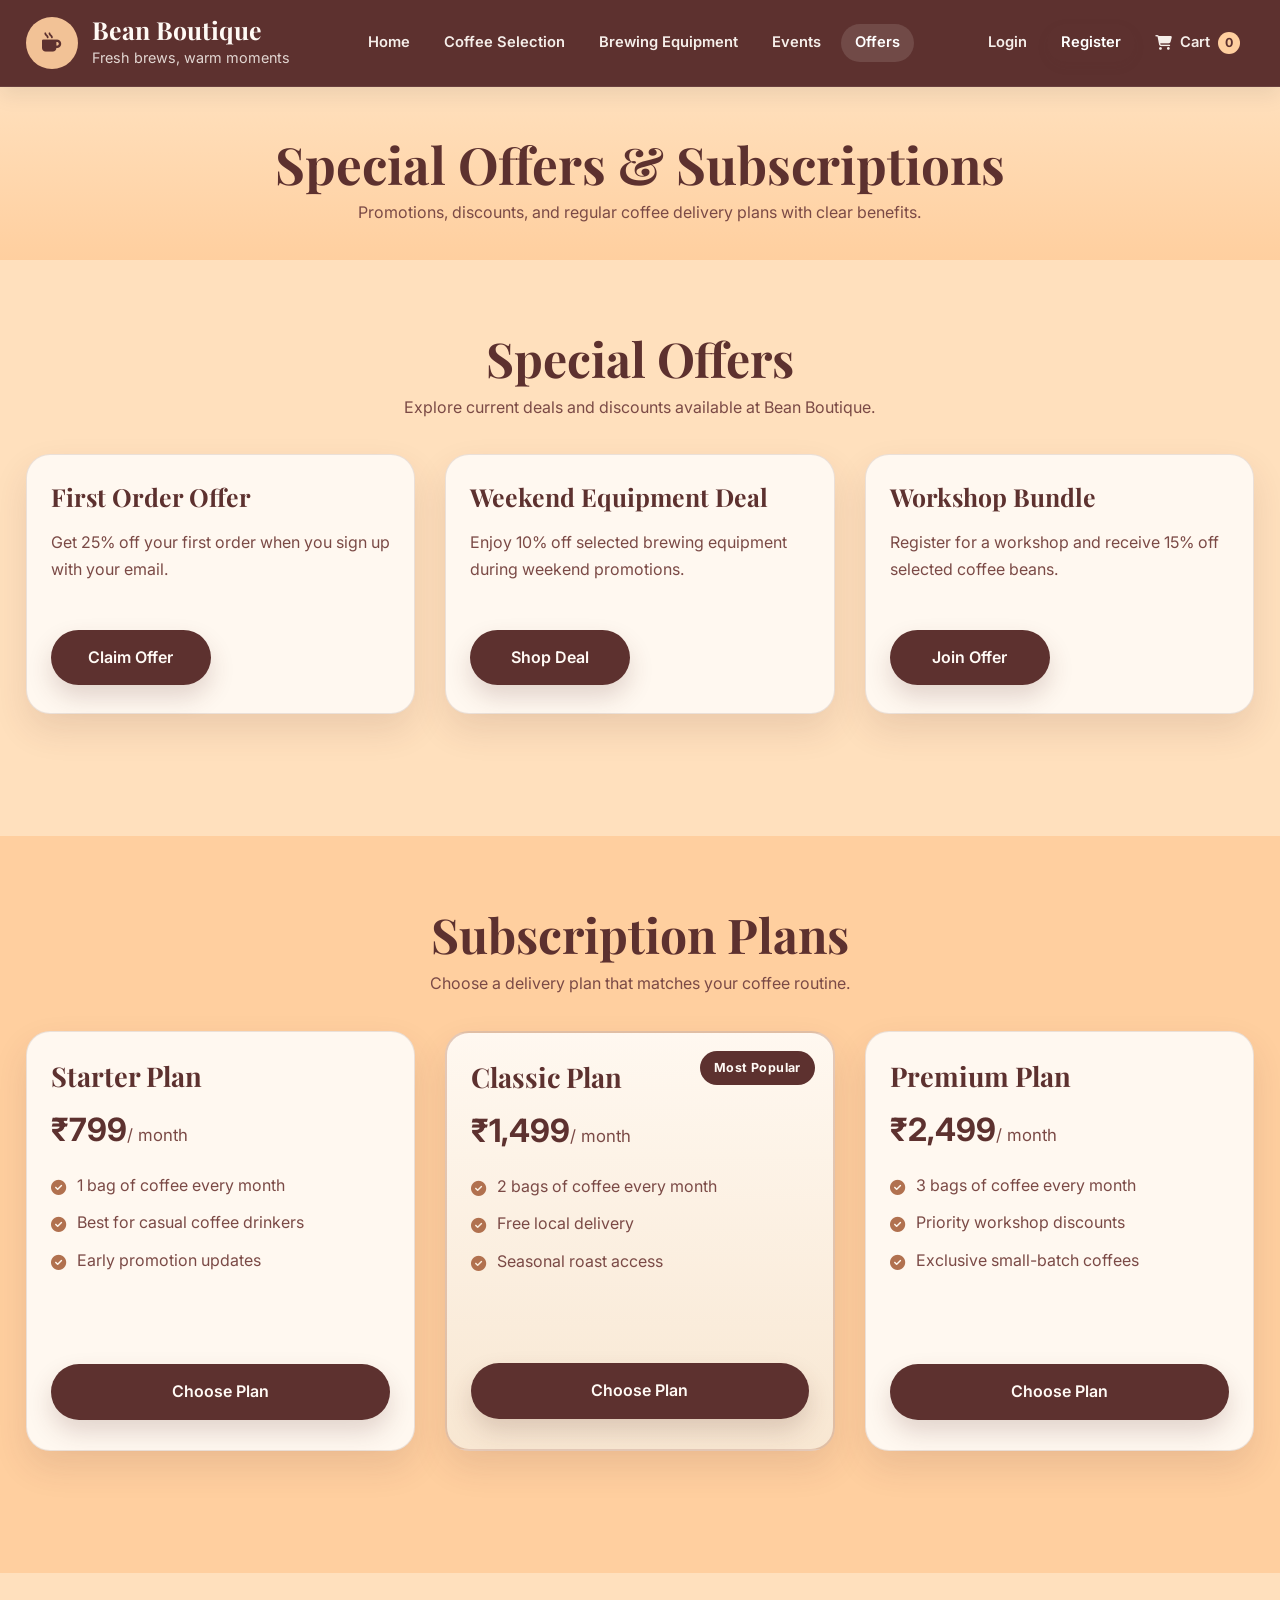
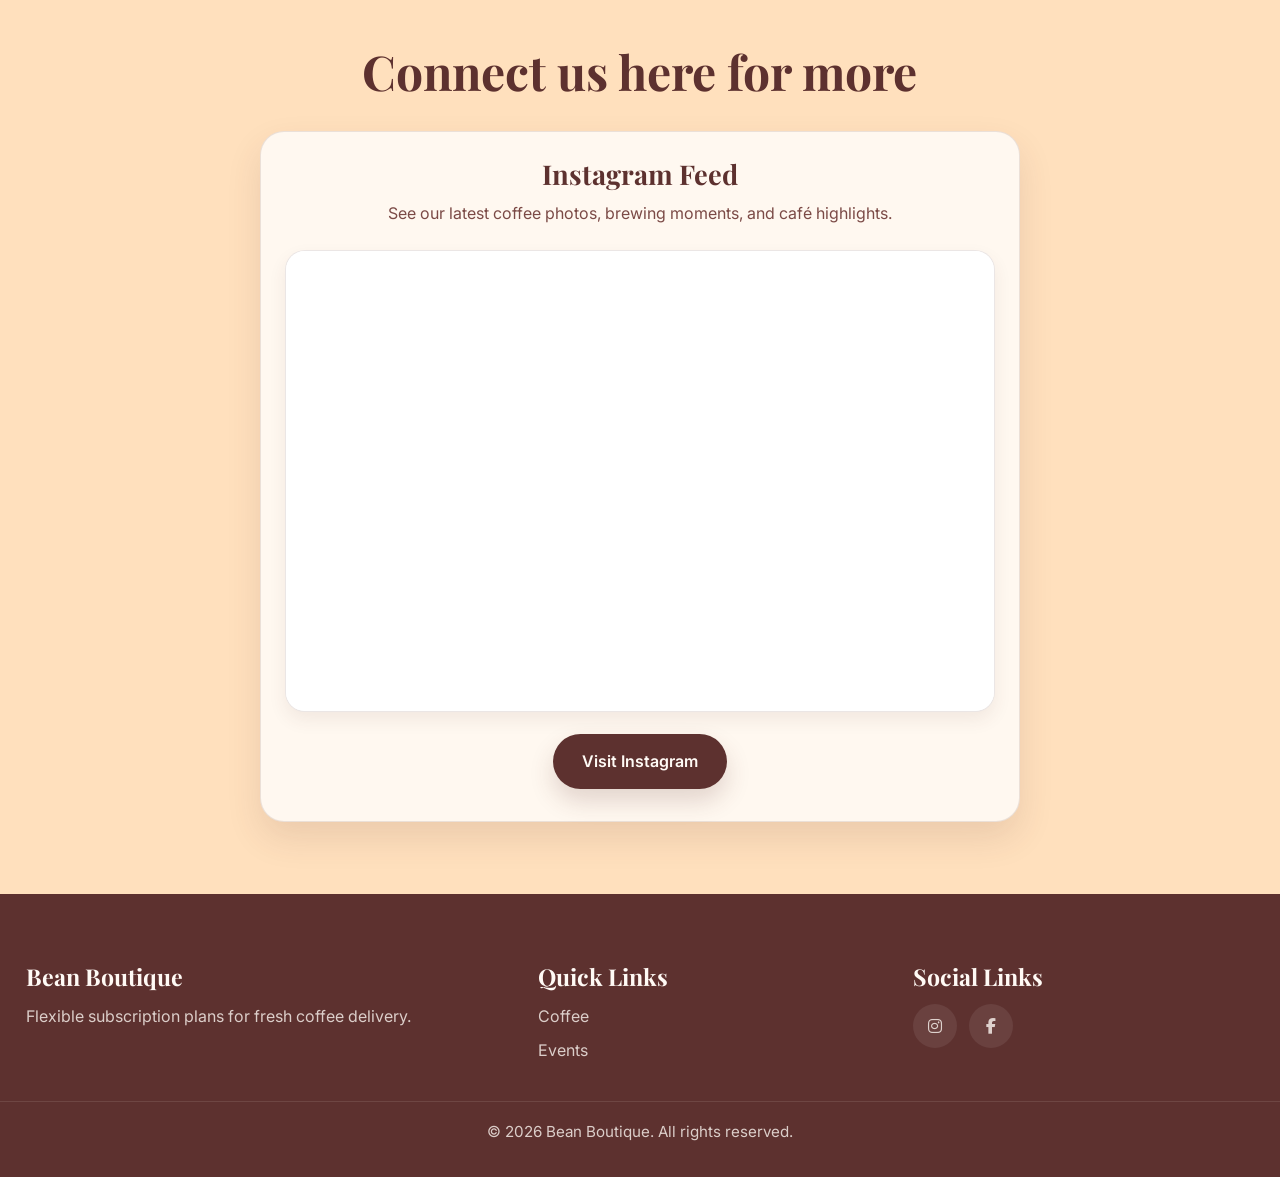
<file: offers.html>
<!DOCTYPE html>
<html lang="en">

<head>
  <meta charset="UTF-8">
  <meta name="viewport" content="width=device-width, initial-scale=1.0">
  <title>Bean Boutique | Special Offers & Subscriptions</title>
  <link rel="stylesheet" href="style.css">
  <link rel="stylesheet" href="https://cdnjs.cloudflare.com/ajax/libs/font-awesome/6.5.0/css/all.min.css">
</head>

<body data-page="offers">
  <div class="payment-modal" id="plan-modal" aria-hidden="true">
    <div class="payment-box">
      <button type="button" class="payment-close" id="plan-close">&times;</button>

      <h2>Subscribe to <span id="selected-plan-name">Plan</span></h2>
      <p class="payment-subtext">Fill your details and choose a payment method.</p>

      <form id="plan-form">
        <div class="payment-form-section">
          <input type="text" id="subscriber-name" placeholder="Full Name" required>
          <input type="email" id="subscriber-email" placeholder="Email Address" required>
          <input type="tel" id="subscriber-phone" placeholder="Phone Number" required>
          <input type="text" id="subscriber-address" placeholder="Delivery Address" required>
        </div>

        <div class="payment-methods">
          <label class="payment-option">
            <input type="radio" name="plan-payment-method" value="card" checked>
            <span><i class="fas fa-credit-card"></i> Card Payment</span>
          </label>

          <label class="payment-option">
            <input type="radio" name="plan-payment-method" value="upi">
            <span><i class="fas fa-mobile-screen-button"></i> UPI</span>
          </label>

          <label class="payment-option">
            <input type="radio" name="plan-payment-method" value="cod">
            <span><i class="fas fa-money-bill-wave"></i> Cash on Delivery</span>
          </label>
        </div>

        <div class="payment-form-section" id="plan-card-fields">
          <input type="text" id="plan-card-number" placeholder="Card Number">
          <div class="payment-row">
            <input type="text" id="plan-card-expiry" placeholder="MM/YY">
            <input type="text" id="plan-card-cvv" placeholder="CVV">
          </div>
        </div>

        <div class="payment-form-section hidden" id="plan-upi-fields">
          <input type="text" id="plan-upi-id" placeholder="Enter UPI ID">
        </div>

        <div class="payment-form-section hidden" id="plan-cod-fields">
          <p class="cod-note">You can pay when your monthly coffee delivery arrives.</p>
        </div>

        <div class="payment-total">
          <strong>Total:</strong> <span id="selected-plan-price">₹0</span>/month
        </div>

        <p id="plan-message" class="payment-message"></p>

        <button type="submit" class="btn btn-primary full-width">
          Confirm Subscription
        </button>
      </form>
    </div>
  </div>
  <header class="site-header" id="site-header">
    <div class="container nav-wrapper">
      <a href="index.html" class="brand">
        <i class="fas fa-mug-hot"></i>
        <div class="brand-text">
          <h1>Bean Boutique</h1>
          <span>Fresh brews, warm moments</span>
        </div>
      </a>

      <button class="menu-toggle" id="menu-toggle" aria-label="Open navigation" aria-expanded="false">
        <span></span>
        <span></span>
        <span></span>
      </button>

      <nav class="site-nav" id="site-nav">
        <ul class="nav-left">
          <li><a href="index.html">Home</a></li>
          <li><a href="coffee-selection.html">Coffee Selection</a></li>
          <li><a href="brewing-equipment.html">Brewing Equipment</a></li>
          <li><a href="events.html">Events</a></li>
          <li><a href="offers.html" class="active">Offers</a></li>
        </ul>

        <ul class="nav-right" id="nav-right">
          <li class="guest-only"><a href="login.html" class="nav-pill">Login</a></li>
          <li class="guest-only"><a href="register.html" class="nav-pill nav-pill-highlight">Register</a></li>

          <li class="user-only account-menu" id="account-menu">
            <button type="button" class="account-btn" id="account-btn">
              <i class="fas fa-user-circle"></i>
              <span id="account-name">My Account</span>
              <i class="fas fa-caret-down"></i>
            </button>

            <div class="account-dropdown" id="account-dropdown">
              <p id="account-email">user@email.com</p>
              <a href="profile.html">Profile</a>
              <button type="button" id="logout-btn">Logout</button>
            </div>
          </li>

          <li>
            <a href="cart.html" class="cart-link">
              <i class="fas fa-cart-shopping"></i>
              Cart
              <span class="cart-count" id="cart-count">0</span>
            </a>
          </li>
        </ul>
      </nav>
    </div>
  </header>

  <main class="page-main">
    <section class="page-banner">
      <div class="container">
        <h2>Special Offers & Subscriptions</h2>
        <p>Promotions, discounts, and regular coffee delivery plans with clear benefits.</p>
      </div>
    </section>

    <section class="section section-cream">
      <div class="container">
        <div class="section-heading">
          <h2>Special Offers</h2>
          <p>Explore current deals and discounts available at Bean Boutique.</p>
        </div>
        <div class="grid grid-3">
          <article class="offer-card reveal">
            <h3>First Order Offer</h3>
            <p>Get 25% off your first order when you sign up with your email.</p>
            <a href="register.html" class="btn btn-primary">Claim Offer</a>
          </article>

          <article class="offer-card reveal">
            <h3>Weekend Equipment Deal</h3>
            <p>Enjoy 10% off selected brewing equipment during weekend promotions.</p>
            <a href="brewing-equipment.html" class="btn btn-primary">Shop Deal</a>
          </article>

          <article class="offer-card reveal">
            <h3>Workshop Bundle</h3>
            <p>Register for a workshop and receive 15% off selected coffee beans.</p>
            <a href="events.html" class="btn btn-primary">Join Offer</a>
          </article>
        </div>
      </div>
    </section>

    <section class="section">
      <div class="container">
        <div class="section-heading">
          <h3>Subscription Plans</h3>
          <p>Choose a delivery plan that matches your coffee routine.</p>
        </div>

        <div class="grid grid-3">
          <article class="plan-card reveal">
            <h4>Starter Plan</h4>
            <p class="plan-price"><strong>₹799</strong>/ month</p>
            <ul class="plan-list">
              <li>1 bag of coffee every month</li>
              <li>Best for casual coffee drinkers</li>
              <li>Early promotion updates</li>
            </ul>
            <button class="btn btn-primary choose-plan-btn" data-plan="Starter Plan" data-price="799">Choose
              Plan</button>
          </article>

          <article class="plan-card featured-plan reveal">
            <h4>Classic Plan</h4>
            <p class="plan-price"><strong>₹1,499</strong>/ month</p>
            <ul class="plan-list">
              <li>2 bags of coffee every month</li>
              <li>Free local delivery</li>
              <li>Seasonal roast access</li>
            </ul>
            <button class="btn btn-primary choose-plan-btn" data-plan="Classic Plan" data-price="1499">Choose
              Plan</button>
          </article>

          <article class="plan-card reveal">
            <h4>Premium Plan</h4>
            <p class="plan-price"><strong>₹2,499</strong>/ month</p>
            <ul class="plan-list">
              <li>3 bags of coffee every month</li>
              <li>Priority workshop discounts</li>
              <li>Exclusive small-batch coffees</li>
            </ul>
            <button class="btn btn-primary choose-plan-btn" data-plan="Premium Plan" data-price="2499">Choose
              Plan</button>
          </article>
        </div>
      </div>
    </section>

    <section class="section section-cream">
      <div class="container">
        <div class="section-heading">
          <h3>Connect us here for more </h3>
        </div>

        <div class="social-feed-widget reveal">
          <h4>Instagram Feed</h4>
          <p class="social-feed-text">See our latest coffee photos, brewing moments, and café highlights.</p>

          <div class="instagram-widget">
            <iframe src="https://www.instagram.com/p/C5u3G2Qv-example/embed" loading="lazy"
              style="border: none; overflow: hidden;">
            </iframe>
          </div>
          <a href="https://www.instagram.com/" target="_blank" class="btn btn-primary">
            Visit Instagram
          </a>
        </div>
      </div>
    </section>
  </main>

  <footer class="site-footer">
    <div class="container footer-grid">
      <div>
        <h4>Bean Boutique</h4>
        <p>Flexible subscription plans for fresh coffee delivery.</p>
      </div>

      <div>
        <h4>Quick Links</h4>
        <ul>
          <li><a href="coffee-selection.html">Coffee</a></li>
          <li><a href="events.html">Events</a></li>
        </ul>
      </div>

      <div>
        <h4>Social Links</h4>
        <div class="social-links">
          <a href="#" aria-label="Instagram"><i class="fab fa-instagram"></i></a>
          <a href="#" aria-label="Facebook"><i class="fab fa-facebook-f"></i></a>
        </div>
      </div>
    </div>

    <p class="copyright">&copy; 2026 Bean Boutique. All rights reserved.</p>
  </footer>

  <script src="script.js"></script>
</body>

</html>
</file>
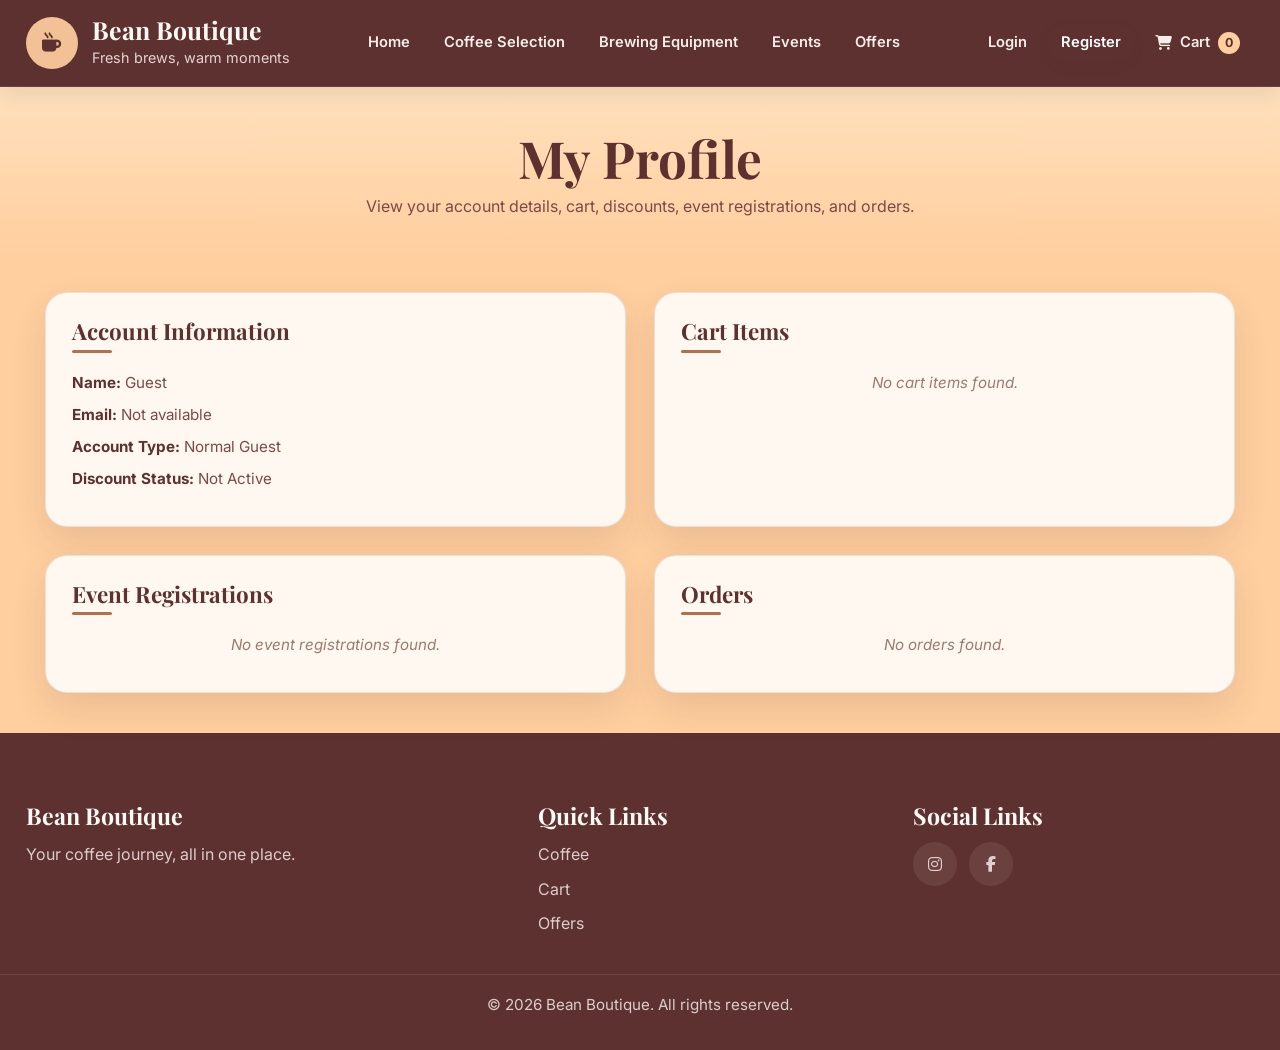
<file: profile.html>
<!DOCTYPE html>
<html lang="en">

<head>
  <meta charset="UTF-8">
  <meta name="viewport" content="width=device-width, initial-scale=1.0">
  <title>Bean Boutique | Profile</title>
  <link rel="stylesheet" href="style.css">
  <link rel="stylesheet" href="https://cdnjs.cloudflare.com/ajax/libs/font-awesome/6.5.0/css/all.min.css">
</head>

<body data-page="profile">
  <header class="site-header" id="site-header">
    <div class="container nav-wrapper">
      <a href="index.html" class="brand">
        <i class="fas fa-mug-hot"></i>
        <div class="brand-text">
          <h1>Bean Boutique</h1>
          <span>Fresh brews, warm moments</span>
        </div>
      </a>

      <button class="menu-toggle" id="menu-toggle" aria-label="Open navigation" aria-expanded="false">
        <span></span>
        <span></span>
        <span></span>
      </button>

      <nav class="site-nav" id="site-nav">
        <ul class="nav-left">
          <li><a href="index.html">Home</a></li>
          <li><a href="coffee-selection.html">Coffee Selection</a></li>
          <li><a href="brewing-equipment.html">Brewing Equipment</a></li>
          <li><a href="events.html">Events</a></li>
          <li><a href="offers.html">Offers</a></li>
        </ul>

        <ul class="nav-right" id="nav-right">
          <li class="guest-only"><a href="login.html" class="nav-pill">Login</a></li>
          <li class="guest-only"><a href="register.html" class="nav-pill nav-pill-highlight">Register</a></li>

          <li class="user-only account-menu" id="account-menu">
            <button type="button" class="account-btn" id="account-btn">
              <i class="fas fa-user-circle"></i>
              <span id="account-name">My Account</span>
              <i class="fas fa-caret-down"></i>
            </button>

            <div class="account-dropdown" id="account-dropdown">
              <p id="account-email">user@email.com</p>
              <a href="profile.html">Profile</a>
              <button type="button" id="logout-btn">Logout</button>
            </div>
          </li>

          <li>
            <a href="cart.html" class="cart-link">
              <i class="fas fa-cart-shopping"></i>
              Cart
              <span class="cart-count" id="cart-count">0</span>
            </a>
          </li>
        </ul>
      </nav>
    </div>
  </header>

  <main class="page-main">
    <section class="page-banner">
      <div class="container">
        <h2>My Profile</h2>
        <p>View your account details, cart, discounts, event registrations, and orders.</p>
      </div>
    </section>

    <section class="section">
      <div class="container profile-layout">
        <div class="profile-card reveal">
          <h3>Account Information</h3>
          <p><strong>Name:</strong> <span id="profile-name">Guest</span></p>
          <p><strong>Email:</strong> <span id="profile-email">Not available</span></p>
          <p><strong>Account Type:</strong> <span id="profile-type">Guest</span></p>
          <p><strong>Discount Status:</strong> <span id="profile-discount">Not Active</span></p>
        </div>

        <div class="profile-card reveal">
          <h3>Cart Items</h3>
          <div id="profile-cart-items">
            <p>No cart items found.</p>
          </div>
        </div>

        <div class="profile-card reveal">
          <h3>Event Registrations</h3>
          <div id="profile-events">
            <p>No event registrations found.</p>
          </div>
        </div>

        <div class="profile-card reveal">
          <h3>Orders</h3>
          <div id="profile-orders">
            <p>No orders found.</p>
          </div>
        </div>
      </div>
    </section>
  </main>

  <footer class="site-footer">
    <div class="container footer-grid">
      <div>
        <h4>Bean Boutique</h4>
        <p>Your coffee journey, all in one place.</p>
      </div>

      <div>
        <h4>Quick Links</h4>
        <ul>
          <li><a href="coffee-selection.html">Coffee</a></li>
          <li><a href="cart.html">Cart</a></li>
          <li><a href="offers.html">Offers</a></li>
        </ul>
      </div>

      <div>
        <h4>Social Links</h4>
        <div class="social-links">
          <a href="#" aria-label="Instagram"><i class="fab fa-instagram"></i></a>
          <a href="#" aria-label="Facebook"><i class="fab fa-facebook-f"></i></a>
        </div>
      </div>
    </div>

    <p class="copyright">&copy; 2026 Bean Boutique. All rights reserved.</p>
  </footer>

  <script src="script.js"></script>
</body>

</html>
</file>
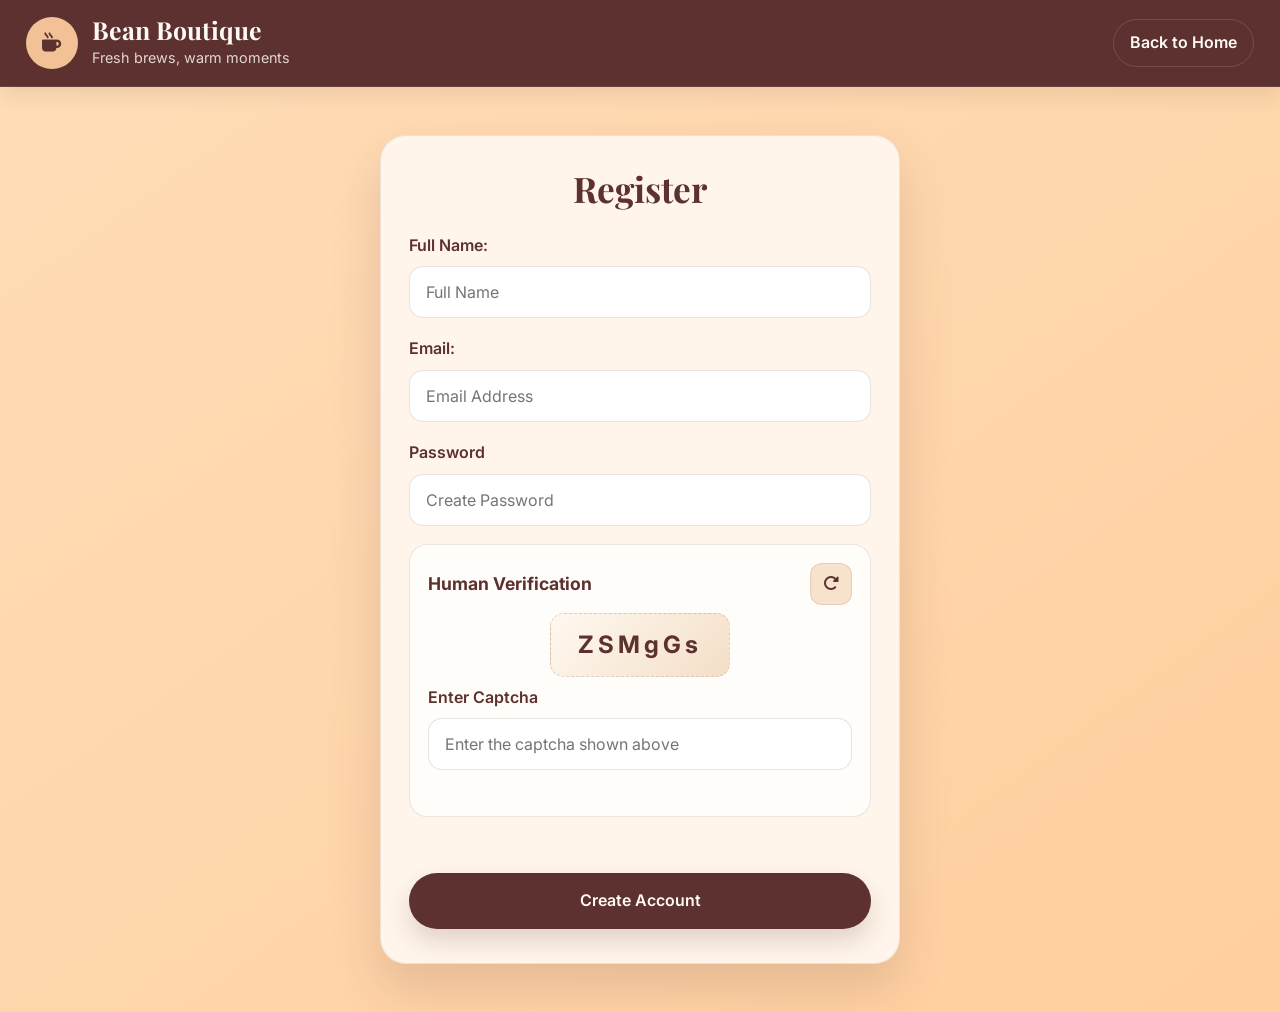
<file: register.html>
<!DOCTYPE html>
<html lang="en">

<head>
  <meta charset="UTF-8">
  <meta name="viewport" content="width=device-width, initial-scale=1.0">
  <title>Bean Boutique | Register</title>
  <link rel="stylesheet" href="style.css">
  <link rel="stylesheet" href="https://cdnjs.cloudflare.com/ajax/libs/font-awesome/6.5.0/css/all.min.css">
</head>

<body data-page="register">
  <header class="site-header">
    <div class="container nav-wrapper">
      <a href="index.html" class="brand">
        <i class="fas fa-mug-hot"></i>
        <div class="brand-text">
          <h1>Bean Boutique</h1>
          <span>Fresh brews, warm moments</span>
        </div>
      </a>

      <nav class="simple-nav">
        <a href="index.html">Back to Home</a>
      </nav>
    </div>
  </header>

  <main class="auth-main">
    <section class="auth-section">
      <div class="auth-box reveal">
        <h2>Register</h2>

        <form class="auth-form" id="register-form" action="#" method="post" novalidate>
          <div>
            <label for="register-fullname">Full Name:</label>
            <input type="text" id="register-fullname" name="fullname" placeholder="Full Name" required>
          </div>
          <div><label for="register-email">Email:</label>
            <input type="email" id="register-email" name="email" placeholder="Email Address" required>
          </div>
          <div>
            <label for="register-password">Password</label>
            <input type="password" id="register-password" name="password" placeholder="Create Password" required
              minlength="6">
          </div>

          <div class="captcha-box">
            <div class="captcha-header">
              <h3>Human Verification</h3>
              <button type="button" id="refresh-captcha" class="captcha-refresh" aria-label="Refresh captcha">
                <i class="fas fa-rotate-right"></i>
              </button>
            </div>

            <div class="captcha-display-row">
              <div id="captcha-text" class="captcha-text"></div>
            </div>
            <label for="captcha-input">Enter Captcha</label>
            <input type="text" id="captcha-input" name="captcha-input" placeholder="Enter the captcha shown above"
              required>
            <p id="captcha-message" class="captcha-message"></p>
          </div>

          <p id="register-message" class="form-message"></p>

          <button type="submit" class="btn btn-primary full-width">Create Account</button>
        </form>
      </div>
    </section>
  </main>

  <script src="script.js"></script>
</body>

</html>
</file>
<file: style.css>
@import url('https://fonts.googleapis.com/css2?family=Playfair+Display:wght@600;700;800&family=Inter:wght@400;500;600;700&display=swap');

:root {
  --primary-bg: #ffcf9f;
  --section-bg: #ffe0bd;
  --section-soft: #fff1de;
  --card-bg: #fff8f0;

  --primary-dark: #5d312f;
  --primary-dark-soft: #7b4a46;
  --primary-light: #fffaf5;

  --accent: #b1714f;
  --accent-dark: #8f5340;
  --accent-soft: #f7e3cd;

  --success: #1f8f4d;
  --error: #c0392b;

  --border: rgba(93, 49, 47, 0.12);
  --shadow-sm: 0 8px 18px rgba(93, 49, 47, 0.08);
  --shadow-md: 0 16px 35px rgba(93, 49, 47, 0.12);
  --shadow-lg: 0 24px 50px rgba(93, 49, 47, 0.16);

  --container: 1320px;
  --radius-sm: 12px;
  --radius-md: 20px;
  --radius-lg: 28px;
  --transition: all 0.35s ease;
}

* {
  margin: 0;
  padding: 0;
  box-sizing: border-box;
}

html {
  scroll-behavior: smooth;
}

body {
  font-family: 'Inter', sans-serif;
  background: var(--primary-bg);
  color: var(--primary-dark);
  line-height: 1.6;
  overflow-x: hidden;
}

img {
  width: 100%;
  display: block;
}

a {
  text-decoration: none;
  color: inherit;
}

ul {
  list-style: none;
}

button,
input,
select,
textarea {
  font: inherit;
}

.container {
  width: min(96%, var(--container));
  margin: 0 auto;
}

h1,
h2,
h3,
h4 {
  font-family: 'Playfair Display', serif;
  line-height: 1.1;
}

/* =========================
   HEADER / NAVBAR
   ========================= */

.site-header {
  position: sticky;
  top: 0;
  z-index: 1000;
  background: var(--primary-dark);
  border-bottom: 1px solid rgba(255, 250, 245, 0.08);
  box-shadow: 0 8px 20px rgba(0, 0, 0, 0.08);
}

.nav-wrapper {
  min-height: 86px;
  display: flex;
  align-items: center;
  justify-content: space-between;
  gap: 18px;
}

.brand {
  display: flex;
  align-items: center;
  gap: 14px;
  color: var(--primary-light);
  flex-shrink: 0;
}

.brand i {
  width: 52px;
  height: 52px;
  border-radius: 50%;
  display: grid;
  place-items: center;
  background: rgba(255, 207, 159, 0.92);
  color: var(--primary-dark);
  font-size: 1.2rem;
}

.brand-text h1 {
  font-size: 1.55rem;
  margin-bottom: 2px;
  color: #fffaf5;
  white-space: nowrap;
}

.brand-text span {
  font-size: 0.9rem;
  color: rgba(255, 250, 245, 0.82);
  white-space: nowrap;
}

.site-nav {
  display: flex;
  align-items: center;
  justify-content: space-between;
  flex: 1;
  gap: 14px;
  min-width: 0;
}

.nav-left,
.nav-right {
  display: flex;
  align-items: center;
  gap: 6px;
  flex-wrap: nowrap;
}

.nav-left {
  flex: 1;
  justify-content: center;
  min-width: 0;
}

.nav-right {
  flex-shrink: 0;
}

.nav-left a,
.nav-right a,
.account-btn {
  padding: 10px 14px;
  border-radius: 999px;
  color: rgba(255, 250, 245, 0.94);
  font-size: 0.92rem;
  font-weight: 600;
  transition: var(--transition);
  background: transparent;
  border: none;
  cursor: pointer;
  white-space: nowrap;
  line-height: 1.2;
  display: inline-flex;
  align-items: center;
  justify-content: center;
}

.nav-left a:hover,
.nav-right a:hover,
.account-btn:hover,
.nav-left a.active {
  background: rgba(255, 250, 245, 0.12);
  color: #fff;
}

.nav-pill {
  border: 1px solid rgba(255, 250, 245, 0.16);
}

.nav-pill-highlight {
  background: #ebd4be;
  color: #fff !important;
  border: 1px solid rgba(93, 49, 47, 0.14);
  font-weight: 700;
  opacity: 1;
  box-shadow: 0 4px 12px rgba(93, 49, 47, 0.08);
}

.nav-pill-highlight:hover {
  background: #efe4d8;
  color: #e8d4d3 !important;
}

.cart-link {
  display: inline-flex;
  align-items: center;
  gap: 8px;
}

.cart-count {
  min-width: 22px;
  height: 22px;
  display: inline-grid;
  place-items: center;
  border-radius: 50%;
  background: #ffcf9f;
  color: var(--primary-dark);
  font-size: 0.78rem;
  font-weight: 700;
}

.guest-only,
.user-only {
  display: flex;
}

.user-only {
  display: none;
}

.account-menu {
  position: relative;
  align-items: center;
}

.account-dropdown {
  position: absolute;
  top: calc(100% + 12px);
  right: 0;
  width: 220px;
  background: #fffaf5;
  border-radius: 16px;
  box-shadow: var(--shadow-lg);
  border: 1px solid var(--border);
  padding: 12px;
  display: none;
  z-index: 1200;
}

.account-dropdown.show {
  display: block;
}

.account-dropdown p {
  font-size: 0.92rem;
  color: var(--primary-dark-soft);
  padding: 10px 12px;
  border-bottom: 1px solid rgba(93, 49, 47, 0.08);
  margin-bottom: 8px;
  word-break: break-word;
}

.account-dropdown a,
.account-dropdown button {
  width: 100%;
  display: block;
  text-align: left;
  padding: 10px 12px;
  border: none;
  background: transparent;
  border-radius: 10px;
  color: var(--primary-dark);
  cursor: pointer;
}

.account-dropdown a:hover,
.account-dropdown button:hover {
  background: #f9ead8;
}

.simple-nav {
  display: flex;
  align-items: center;
  gap: 12px;
}

.simple-nav a {
  color: var(--primary-light);
  font-weight: 600;
  padding: 10px 16px;
  border-radius: 999px;
  border: 1px solid rgba(255, 250, 245, 0.14);
  transition: var(--transition);
}

.simple-nav a:hover {
  background: rgba(255, 250, 245, 0.1);
}

.menu-toggle {
  display: none;
  width: 46px;
  height: 46px;
  border: none;
  background: rgba(255, 250, 245, 0.08);
  border-radius: 12px;
  cursor: pointer;
}

.menu-toggle span {
  display: block;
  width: 22px;
  height: 2px;
  margin: 5px auto;
  background: #fff;
}

/* =========================
   BUTTONS
   ========================= */

.btn {
  display: inline-flex;
  align-items: center;
  justify-content: center;
  padding: 14px 28px;
  border-radius: 999px;
  font-weight: 600;
  border: 1px solid transparent;
  transition: var(--transition);
  cursor: pointer;
}

.btn-primary {
  background: #5d312f;
  color: #fffaf5;
  box-shadow: 0 12px 24px rgba(93, 49, 47, 0.18);
}

.btn-primary:hover {
  background: #4f2928;
  transform: translateY(-2px);
}

.btn-secondary {
  background: #f7e3cd;
  color: var(--primary-dark);
  border: 1px solid rgba(93, 49, 47, 0.12);
}

.btn-secondary:hover {
  background: #f3dbc0;
}

.btn-outline {
  background: rgba(255, 250, 245, 0.35);
  color: var(--primary-dark);
  border: 1px solid rgba(93, 49, 47, 0.14);
}

.btn-outline:hover {
  background: rgba(255, 250, 245, 0.62);
  transform: translateY(-2px);
}

.full-width {
  width: 100%;
}

/* =========================
   MODAL
   ========================= */

.modal {
  position: fixed;
  inset: 0;
  background: rgba(35, 21, 14, 0.68);
  display: none;
  align-items: center;
  justify-content: center;
  z-index: 9999;
  padding: 20px;
}

.modal.active {
  display: flex;
}

.modal-box {
  width: min(100%, 470px);
  background: linear-gradient(180deg, #fff8f1 0%, #f4e3cf 100%);
  border-radius: 24px;
  padding: 34px 28px;
  box-shadow: var(--shadow-lg);
  position: relative;
}

.modal-close {
  position: absolute;
  top: 14px;
  right: 16px;
  border: none;
  background: transparent;
  font-size: 1.8rem;
  color: var(--primary-dark-soft);
  cursor: pointer;
}

.modal-icon {
  width: 70px;
  height: 70px;
  border-radius: 50%;
  margin: 0 auto 18px;
  display: grid;
  place-items: center;
  background: #5d312f;
  color: #fff;
  font-size: 1.5rem;
}

.modal-box h2 {
  text-align: center;
  font-size: 2rem;
  margin-bottom: 10px;
  color: var(--primary-dark);
}

.modal-box p {
  text-align: center;
  color: var(--primary-dark-soft);
  margin-bottom: 20px;
}

.modal-form {
  display: grid;
  gap: 14px;
}

.modal-form label {
  font-weight: 600;
}

.modal-form input {
  width: 100%;
  height: 56px;
  border-radius: 16px;
  border: 1.5px solid rgba(93, 49, 47, 0.18);
  background: #fffaf5;
  padding: 0 18px;
  font-size: 1rem;
  color: #5d312f;
  outline: none;
  transition: all 0.3s ease;
  box-shadow: inset 0 1px 2px rgba(93, 49, 47, 0.05);
}

.modal-form input::placeholder {
  color: #a07d6c;
  font-size: 0.98rem;
}

.modal-form input:hover {
  border-color: rgba(93, 49, 47, 0.28);
  background: #fffdf9;
}

.modal-form input:focus {
  border-color: #5d312f;
  background: #ffffff;
  box-shadow:
    0 0 0 4px rgba(93, 49, 47, 0.10),
    0 8px 18px rgba(93, 49, 47, 0.08);
}


/* =========================
   HERO
   ========================= */

.hero-section {
  position: relative;
  min-height: 88vh;
  display: flex;
  align-items: center;
  overflow: hidden;
  background: url("/images/Hot-Coffee-Latte.png") no-repeat right center / cover;
  padding: 40px 0;
}

.hero-overlay {
  position: absolute;
  inset: 0;
  background: linear-gradient(to right,
      rgba(255, 207, 159, 0.92) 0%,
      rgba(255, 207, 159, 0.87) 30%,
      rgba(255, 207, 159, 0.45) 55%,
      rgba(255, 207, 159, 0.12) 76%,
      rgba(255, 207, 159, 0) 100%);
  z-index: 1;
}

.hero-content {
  position: relative;
  z-index: 2;
  width: min(96%, 1320px);
  margin: 0 auto;
  padding: 0;
}

.eyebrow {
  display: inline-block;
  margin-bottom: 20px;
  padding: 10px 22px;
  border-radius: 999px;
  background: rgba(255, 250, 245, 0.48);
  border: 1px solid rgba(93, 49, 47, 0.10);
  color: #7a4c48;
  font-size: 0.90rem;
  font-weight: 700;
  letter-spacing: 1.8px;
  text-transform: uppercase;
}

.hero-content h2 {
  max-width: 680px;
  font-size: clamp(3.6rem, 6vw, 5.8rem);
  line-height: 1.02;
  color: #5d312f;
  margin-bottom: 18px;
}

.hero-text {
  max-width: 720px;
  font-size: 1.08rem;
  line-height: 1.7;
  color: #734944;
  margin-bottom: 30px;
}

.hero-buttons {
  display: flex;
  align-items: center;
  gap: 16px;
  flex-wrap: wrap;
}

/* =========================
   AUTH PAGES
   ========================= */

.auth-main {
  min-height: calc(100vh - 86px);
  display: flex;
  align-items: center;
  justify-content: center;
  padding: 48px 20px;
  background:
    linear-gradient(to bottom right,
      rgba(255, 224, 189, 0.8),
      rgba(255, 207, 159, 1));
}

.auth-section {
  width: 100%;
  display: flex;
  justify-content: center;
}

.auth-box {
  width: min(100%, 520px);
  background: rgba(255, 248, 240, 0.92);
  border: 1px solid rgba(93, 49, 47, 0.1);
  border-radius: 26px;
  padding: 34px 28px;
  box-shadow: var(--shadow-lg);
  backdrop-filter: blur(8px);
}

.auth-box h2 {
  text-align: center;
  font-size: 2.2rem;
  color: var(--primary-dark);
  margin-bottom: 24px;
}

.auth-form {
  display: grid;
  gap: 18px;
}

.auth-form>div {
  display: grid;
  gap: 8px;
}

.auth-form label {
  font-weight: 600;
  color: var(--primary-dark);
}

.auth-form input {
  height: 52px;
  border-radius: 14px;
  border: 1px solid rgba(93, 49, 47, 0.14);
  background: #fff;
  padding: 0 16px;
  outline: none;
  transition: var(--transition);
}

.auth-form input:focus {
  border-color: var(--primary-dark);
  box-shadow: 0 0 0 4px rgba(93, 49, 47, 0.1);
}

.form-message,
.captcha-message {
  min-height: 20px;
  font-size: 0.95rem;
  font-weight: 500;
}

.success-message {
  color: var(--success);
}

.error-message {
  color: var(--error);
}

.captcha-box {
  background: #fffdf9;
  border: 1px solid rgba(93, 49, 47, 0.12);
  border-radius: 18px;
  padding: 18px;
  display: grid;
  gap: 12px;
}

.captcha-header {
  display: flex;
  align-items: center;
  justify-content: space-between;
  gap: 12px;
}

.captcha-header h3 {
  font-size: 1.1rem;
  color: var(--primary-dark);
  font-family: 'Inter', sans-serif;
  font-weight: 700;
}

.captcha-refresh {
  width: 42px;
  height: 42px;
  border-radius: 12px;
  border: 1px solid rgba(93, 49, 47, 0.12);
  background: #f7e3cd;
  color: var(--primary-dark);
  cursor: pointer;
  transition: var(--transition);
}

.captcha-refresh:hover {
  background: #f1d7b8;
}

.captcha-display-row {
  display: flex;
  justify-content: center;
}

.captcha-text {
  min-height: 58px;
  min-width: 180px;
  padding: 12px 20px;
  border-radius: 14px;
  background:
    linear-gradient(135deg, #fff8f0, #f4dfc7);
  border: 1px dashed rgba(93, 49, 47, 0.18);
  color: var(--primary-dark);
  font-size: 1.5rem;
  font-weight: 700;
  letter-spacing: 4px;
  display: flex;
  align-items: center;
  justify-content: center;
  user-select: none;
}

/* =========================
   GENERAL SECTIONS
   ========================= */

.section {
  padding: 90px 0;
  background: #ffcf9f;
}

.section-cream {
  background: #ffe0bd;
}

.section-heading {
  text-align: center;
  max-width: 760px;
  margin: 0 auto 46px;
}

.section-heading h2,
.section-heading h3 {
  font-size: clamp(2rem, 4vw, 3rem);
  color: var(--primary-dark);
  margin-bottom: 10px;
}

.section-heading p {
  color: var(--primary-dark-soft);
  font-size: 1rem;
}

/* =========================
   GRID
   ========================= */

.grid {
  display: grid;
  gap: 26px;
}

.grid-3 {
  grid-template-columns: repeat(3, 1fr);
}

.grid-4 {
  grid-template-columns: repeat(4, 1fr);
}

/* =========================
   VISUAL CARDS
   ========================= */

.visual-card {
  position: relative;
  min-height: 360px;
  border-radius: 24px;
  overflow: hidden;
  box-shadow: var(--shadow-md);
}

.visual-card img {
  height: 100%;
  object-fit: cover;
  transition: transform 0.7s ease;
}

.visual-card::after {
  content: "";
  position: absolute;
  inset: 0;
  background: linear-gradient(to top, rgba(35, 21, 14, 0.70), rgba(35, 21, 14, 0.08));
}

.visual-overlay {
  position: absolute;
  left: 22px;
  right: 22px;
  bottom: 22px;
  z-index: 2;
}

.visual-overlay h4 {
  color: #fffaf5;
  font-size: 1.45rem;
}

.visual-card:hover img {
  transform: scale(1.06);
}

/* =========================
   SLIDESHOW
   ========================= */

.slideshow {
  position: relative;
  min-height: 560px;
  border-radius: 28px;
  overflow: hidden;
  box-shadow: var(--shadow-lg);
  background: #5d312f;
}

.slide {
  position: absolute;
  inset: 0;
  opacity: 0;
  visibility: hidden;
  transition: opacity 0.6s ease, visibility 0.6s ease;
}

.slide.active {
  opacity: 1;
  visibility: visible;
  z-index: 2;
}

.slide img {
  width: 100%;
  height: 560px;
  object-fit: cover;
  filter: brightness(0.72);
}

.slide-caption {
  position: absolute;
  left: 40px;
  bottom: 40px;
  max-width: 560px;
  padding: 24px;
  border-radius: 22px;
  background: rgba(93, 49, 47, 0.65);
  backdrop-filter: blur(6px);
  color: #fffaf5;
}

.slide-caption h3 {
  font-size: 1.9rem;
  margin-bottom: 8px;
}

.slide-caption p {
  color: rgba(255, 250, 245, 0.88);
}

.slide-arrow {
  position: absolute;
  top: 50%;
  transform: translateY(-50%);
  z-index: 5;
  width: 52px;
  height: 52px;
  border: none;
  border-radius: 50%;
  background: rgba(255, 250, 245, 0.20);
  color: #fff;
  cursor: pointer;
  transition: var(--transition);
}

.slide-arrow:hover {
  background: rgba(255, 250, 245, 0.35);
}

.slide-prev {
  left: 18px;
}

.slide-next {
  right: 18px;
}

.slide-dots {
  position: absolute;
  left: 50%;
  bottom: 18px;
  transform: translateX(-50%);
  display: flex;
  gap: 10px;
  z-index: 6;
}

.dot {
  width: 12px;
  height: 12px;
  border: none;
  border-radius: 50%;
  background: rgba(255, 250, 245, 0.45);
  cursor: pointer;
}

.dot.active {
  width: 34px;
  border-radius: 999px;
  background: #ffcf9f;
}

/* =========================
   INFO CARDS
   ========================= */

.info-card {
  background: var(--card-bg);
  border-radius: 24px;
  overflow: hidden;
  box-shadow: var(--shadow-sm);
  border: 1px solid var(--border);
  transition: var(--transition);
}

.info-card img {
  height: 250px;
  object-fit: cover;
}

.info-card-body {
  padding: 24px 22px 26px;
}

.info-card-body h3 {
  font-size: 1.5rem;
  margin-bottom: 10px;
  color: var(--primary-dark);
}

.info-card-body p {
  color: var(--primary-dark-soft);
  margin-bottom: 14px;
}

.info-card:hover {
  transform: translateY(-8px);
  box-shadow: var(--shadow-md);
}

.text-link {
  color: var(--primary-dark);
  font-weight: 700;
}

/* =========================
   FEATURES
   ========================= */

.feature-box {
  background: var(--card-bg);
  border-radius: 22px;
  padding: 32px 24px;
  text-align: center;
  box-shadow: var(--shadow-sm);
  border: 1px solid var(--border);
  transition: var(--transition);
}

.feature-box i {
  width: 66px;
  height: 66px;
  margin: 0 auto 18px;
  border-radius: 50%;
  display: grid;
  place-items: center;
  background: #5d312f;
  color: #fff;
  font-size: 1.35rem;
}

.feature-box h4 {
  font-size: 1.35rem;
  margin-bottom: 10px;
  color: var(--primary-dark);
}

.feature-box p {
  color: var(--primary-dark-soft);
}

.feature-box:hover {
  transform: translateY(-8px);
  box-shadow: var(--shadow-md);
}

/* =========================
   MAP
   ========================= */

.map-box {
  overflow: hidden;
  border-radius: 28px;
  box-shadow: var(--shadow-lg);
  border: 1px solid var(--border);
}

.map-box iframe {
  width: 100%;
  height: 430px;
  border: 0;
  display: block;
}

/* =========================
   FOOTER
   ========================= */

.site-footer {
  background: #5d312f;
  color: rgba(255, 250, 245, 0.86);
  padding: 70px 0 24px;
}

.footer-grid {
  display: grid;
  grid-template-columns: 1.4fr 1fr 1fr;
  gap: 34px;
  margin-bottom: 28px;
}

.site-footer h4 {
  color: #fffaf5;
  font-size: 1.45rem;
  margin-bottom: 14px;
}

.site-footer p,
.site-footer li,
.site-footer a {
  color: rgba(255, 250, 245, 0.78);
  margin-bottom: 9px;
}

.site-footer a:hover {
  color: #fff;
}

.social-links {
  display: flex;
  gap: 12px;
  flex-wrap: wrap;
}

.social-links a {
  width: 44px;
  height: 44px;
  border-radius: 50%;
  display: grid;
  place-items: center;
  background: rgba(255, 250, 245, 0.08);
  transition: var(--transition);
}

.social-links a:hover {
  background: #ffcf9f;
  color: var(--primary-dark);
  transform: translateY(-3px);
}

.copyright {
  text-align: center;
  border-top: 1px solid rgba(255, 250, 245, 0.10);
  padding-top: 18px;
  font-size: 0.95rem;
  color: rgba(255, 250, 245, 0.62);
}

/* =========================
   REVEAL
   ========================= */

.reveal {
  opacity: 0;
  transform: translateY(26px);
  transition: opacity 0.8s ease, transform 0.8s ease;
}

.reveal.visible {
  opacity: 1;
  transform: translateY(0);
}


/* For Profile Layout */
.page-banner {
  padding: 44px 0 32px;
  background: linear-gradient(180deg, #ffe0bd 0%, #ffcf9f 100%);
  text-align: center;
}

.page-banner h2 {
  font-size: clamp(2.2rem, 4vw, 3.2rem);
  color: var(--primary-dark);
  margin-bottom: 8px;
  line-height: 1.08;
}

.page-banner p {
  color: var(--primary-dark-soft);
  font-size: 1rem;
  max-width: 820px;
  margin: 0 auto;
}

.profile-layout {
  display: grid;
  grid-template-columns: repeat(2, 1fr);
  gap: 28px;
}

.profile-card {
  background: var(--card-bg);
  border-radius: 22px;
  padding: 26px;
  border: 1px solid var(--border);
  box-shadow: var(--shadow-md);
  transition: var(--transition);
}

.profile-card:hover {
  transform: translateY(-6px);
  box-shadow: var(--shadow-lg);
}

.profile-card h3 {
  font-size: 1.4rem;
  margin-bottom: 18px;
  color: var(--primary-dark);
  position: relative;
}

.profile-card h3::after {
  content: "";
  width: 40px;
  height: 3px;
  background: var(--accent);
  display: block;
  margin-top: 6px;
  border-radius: 10px;
}

.profile-card p {
  font-size: 0.95rem;
  color: var(--primary-dark-soft);
  margin-bottom: 8px;
}

.profile-card strong {
  color: var(--primary-dark);
}

.profile-item-row {
  padding: 14px 16px;
  border-radius: 14px;
  background: #fffdf9;
  border: 1px solid rgba(93, 49, 47, 0.08);
  margin-bottom: 12px;
  transition: var(--transition);
}

.profile-item-row:hover {
  background: #fff3e6;
}

.profile-item-row h4 {
  font-size: 1.05rem;
  margin-bottom: 4px;
  color: var(--primary-dark);
}

.profile-item-row p {
  font-size: 0.9rem;
  margin-bottom: 2px;
}


.profile-item-row span {
  font-size: 0.85rem;
  font-weight: 600;
  margin-left: 6px;
}

.profile-card p:only-child {
  text-align: center;
  color: #9a7b6f;
  font-style: italic;
}

/* =========================
   COFFEE SELECTION PAGE
   ========================= */

.coffee-section {
  padding-top: 34px;
  padding-bottom: 80px;
}

.section-title {
  font-size: clamp(2.3rem, 4vw, 3.3rem);
  color: var(--primary-dark);
  text-align: center;
  margin-bottom: 10px;
  line-height: 1.08;
  margin-left: auto;
  margin-right: auto;
}

.section-description {
  max-width: 900px;
  font-size: 1.02rem;
  color: var(--primary-dark-soft);
  text-align: center;
  margin-bottom: 24px;
  line-height: 1.6;
  margin-left: auto;
  margin-right: auto;
}

.search-filter-box {
  display: grid;
  grid-template-columns: 1fr auto;
  gap: 20px;
  align-items: end;
  margin-bottom: 34px;
}

.search-box {
  display: grid;
  grid-template-columns: auto auto 1fr;
  align-items: center;
  gap: 12px;
}

.search-box i {
  font-size: 1.05rem;
  color: var(--primary-dark);
}

.search-box label,
.filter-box label {
  font-size: 0.98rem;
  font-weight: 700;
  color: var(--primary-dark);
  white-space: nowrap;
}

.search-box input,
.filter-box select {
  height: 58px;
  border-radius: 18px;
  border: 1px solid rgba(93, 49, 47, 0.12);
  background: #fff8f0;
  color: var(--primary-dark);
  padding: 0 18px;
  outline: none;
  transition: var(--transition);
}

.search-box input::placeholder {
  color: #8f7568;
}

.search-box input:focus,
.filter-box select:focus {
  border-color: var(--primary-dark);
  box-shadow: 0 0 0 4px rgba(93, 49, 47, 0.08);
}

.filter-box {
  display: flex;
  align-items: center;
  gap: 12px;
}

.filter-box select {
  min-width: 225px;
  cursor: pointer;
}


/* Search Box Layout Fix */
.search-box {
  display: flex;
  flex-direction: column;
  gap: 8px;
}

/* Wrapper for icon inside input */
.search-input-wrapper {
  position: relative;
  width: 100%;
}

/* Input styling */
.search-input-wrapper input {
  width: 100%;
  height: 58px;
  border-radius: 18px;
  border: 1px solid rgba(93, 49, 47, 0.12);
  background: #fff8f0;
  padding: 0 18px 0 48px;
  /* space for icon */
  font-size: 0.95rem;
}

/* Icon inside input */
.search-input-wrapper i {
  position: absolute;
  left: 16px;
  top: 50%;
  transform: translateY(-50%);
  color: #8f7568;
  font-size: 0.95rem;
  pointer-events: none;
}

/* Product grid */
.product-grid {
  display: grid;
  grid-template-columns: repeat(3, minmax(0, 1fr));
  gap: 34px;
  align-items: stretch;
}

/* Product card */
.product-card {
  background: var(--card-bg);
  border: 1px solid var(--border);
  border-radius: 24px;
  overflow: hidden;
  box-shadow: var(--shadow-md);
  transition: var(--transition);
  display: flex;
  flex-direction: column;
  height: 100%;
}

.product-card:hover {
  transform: translateY(-8px);
  box-shadow: var(--shadow-lg);
}

/* Uniform image size */
.product-card img {
  width: 100%;
  height: 310px;
  object-fit: cover;
  display: block;
  background: #ead3b4;
}

/* Card content */
.product-body {
  padding: 20px 20px 22px;
  display: flex;
  flex-direction: column;
  flex-grow: 1;
}

.product-body h3 {
  font-size: 1.35rem;
  color: var(--primary-dark);
  margin-bottom: 10px;
}

.product-body p {
  font-size: 0.98rem;
  color: var(--primary-dark-soft);
  margin-bottom: 8px;
  line-height: 1.55;
}

.product-body p strong {
  color: var(--primary-dark);
}

/* Ratings */
.rating-block {
  margin-bottom: 10px;
}

.rating-stars {
  display: flex;
  gap: 6px;
  margin-bottom: 6px;
}

.rating-stars i {
  color: var(--accent);
  font-size: 1rem;
  cursor: pointer;
  transition: transform 0.2s ease;
}

.rating-stars i:hover {
  transform: scale(1.08);
}

.rating-output {
  font-size: 0.92rem;
  color: var(--primary-dark-soft);
  margin-bottom: 0;
}

/* Footer aligned */
.product-footer {
  margin-top: auto;
  padding-top: 14px;
  display: flex;
  align-items: center;
  justify-content: space-between;
  gap: 14px;
  flex-wrap: wrap;
}

.price {
  font-size: 1.35rem;
  font-weight: 700;
  color: var(--primary-dark);
}

.product-footer .btn {
  min-width: 165px;
  padding: 12px 22px;
}

/* No results */
.no-results {
  display: none;
  text-align: center;
  margin-top: 24px;
  color: var(--primary-dark-soft);
  font-style: italic;
  font-size: 1rem;
}

body[data-page="coffee"] .section-title {
  margin-bottom: 14px;
}

body[data-page="coffee"] .section-description {
  max-width: 750px;
  margin-bottom: 28px;
}

/* =========================
   OFFERS PAGE
   ========================= */

.offer-card,
.plan-card,
.social-feed-widget {
  background: var(--card-bg);
  border: 1px solid var(--border);
  border-radius: 24px;
  box-shadow: var(--shadow-md);
  transition: var(--transition);
}

.offer-card:hover,
.plan-card:hover,
.social-feed-widget:hover {
  transform: translateY(-8px);
  box-shadow: var(--shadow-lg);
}

/* Offer cards */
.offer-card {
  padding: 28px 24px;
  display: flex;
  flex-direction: column;
  gap: 14px;
  min-height: 260px;
}

.offer-card h3 {
  font-size: 1.55rem;
  color: var(--primary-dark);
  margin-bottom: 4px;
}

.offer-card p {
  color: var(--primary-dark-soft);
  font-size: 1rem;
  line-height: 1.7;
  flex-grow: 1;
}

.offer-card .btn {
  align-self: flex-start;
  min-width: 160px;
}

/* Subscription plans */
.plan-card {
  padding: 30px 24px;
  display: flex;
  flex-direction: column;
  min-height: 420px;
  position: relative;
}

.plan-card h4 {
  font-size: 1.7rem;
  color: var(--primary-dark);
  margin-bottom: 12px;
}

.plan-price {
  font-size: 1.05rem;
  color: var(--primary-dark-soft);
  margin-bottom: 18px;
}

.plan-price strong {
  font-size: 2rem;
  color: var(--primary-dark);
}

.plan-list {
  display: grid;
  gap: 12px;
  margin-bottom: 24px;
  padding-left: 0;
}

.plan-list li {
  position: relative;
  padding-left: 26px;
  color: var(--primary-dark-soft);
  line-height: 1.6;
}

.plan-list li::before {
  content: "\f058";
  font-family: "Font Awesome 6 Free";
  font-weight: 900;
  position: absolute;
  left: 0;
  top: 2px;
  color: var(--accent);
  font-size: 0.95rem;
}

.plan-card .btn {
  margin-top: auto;
  width: 100%;
}

/* Featured plan */
.featured-plan {
  background: linear-gradient(180deg, #fff8f0 0%, #f8e7d2 100%);
  border: 2px solid rgba(177, 113, 79, 0.35);
  transform: scale(1.02);
}

.featured-plan::before {
  content: "Most Popular";
  position: absolute;
  top: 18px;
  right: 18px;
  padding: 7px 14px;
  border-radius: 999px;
  background: #5d312f;
  color: #fffaf5;
  font-size: 0.78rem;
  font-weight: 700;
  letter-spacing: 0.4px;
}

.featured-plan:hover {
  transform: translateY(-8px) scale(1.02);
}

/* Social / Instagram block */
.social-feed-widget {
  max-width: 760px;
  margin: 0 auto;
  padding: 28px 24px 32px;
  text-align: center;
}

.social-feed-widget h4 {
  font-size: 1.7rem;
  color: var(--primary-dark);
  margin-bottom: 10px;
}

.social-feed-text {
  color: var(--primary-dark-soft);
  max-width: 560px;
  margin: 0 auto 22px;
  line-height: 1.7;
}

.instagram-widget {
  border-radius: 20px;
  overflow: hidden;
  border: 1px solid var(--border);
  background: #fff;
  margin-bottom: 22px;
  box-shadow: var(--shadow-sm);
}

.instagram-widget iframe {
  width: 100%;
  height: 460px;
  display: block;
  background: #fff;
}

/* Better page section spacing for offers */
body[data-page="offers"] .page-banner {
  padding: 50px 0 34px;
}

body[data-page="offers"] .section {
  padding: 72px 0;
}

body[data-page="offers"] .section-heading {
  margin-bottom: 34px;
}

body[data-page="offers"] .section-heading h2,
body[data-page="offers"] .section-heading h3 {
  margin-bottom: 10px;
}


/* Fix subscription popup layout */
#plan-modal {
  align-items: flex-start;
  padding: 40px 16px;
  overflow-y: auto;
}

#plan-modal .payment-box {
  max-width: 520px;
  max-height: none;
  margin: 0 auto;
  padding: 26px;
  border-radius: 22px;
}

#plan-modal h2 {
  font-size: 1.8rem;
  line-height: 1.2;
  margin-bottom: 8px;
}

#plan-modal .payment-subtext {
  margin-bottom: 16px;
}

#plan-modal .payment-form-section {
  gap: 12px;
  margin-bottom: 14px;
}

#plan-modal input {
  min-height: 54px;
  padding: 12px 16px;
}

#plan-modal .payment-option {
  min-height: 56px;
  display: flex;
  align-items: center;
}

#plan-modal .payment-total {
  margin: 12px 0;
}

#plan-modal .btn {
  min-height: 54px;
}


/* =========================
   CART PAGE LAYOUT
   ========================= */
/* Payment Modal */
.payment-modal {
  position: fixed;
  inset: 0;
  z-index: 3000;
  background: rgba(20, 12, 9, 0.72);
  display: none;
  align-items: center;
  justify-content: center;
  padding: 24px 16px;
  overflow-y: auto;
}

.payment-modal.active {
  display: flex;
}

.payment-box {
  width: 100%;
  max-width: 520px;
  max-height: 90vh;
  overflow-y: auto;
  background: #fffaf5;
  border-radius: 24px;
  padding: 28px;
  position: relative;
  box-shadow: 0 24px 60px rgba(0, 0, 0, 0.28);
}

.payment-close {
  position: sticky;
  top: 0;
  float: right;
  font-size: 28px;
  color: #5b342e;
  background: transparent;
  border: none;
  cursor: pointer;
  z-index: 2;
}


.payment-box h2 {
  font-size: 28px;
  line-height: 1.2;
  color: #5b342e;
  margin-bottom: 6px;
  padding-right: 28px;
}


.payment-subtext {
  color: #6e5a52;
  margin-bottom: 18px;
}

.payment-form-section {
  display: grid;
  gap: 12px;
  margin-bottom: 16px;
}

.payment-form-section input {
  width: 100%;
  height: 52px;
  padding: 12px 16px;
  border: 1px solid #e3d4c4;
  border-radius: 14px;
  outline: none;
  background: #fff;
}

.payment-form-section input:focus {
  border-color: #c89d61;
  box-shadow: 0 0 0 3px rgba(200, 157, 97, 0.16);
}

.payment-methods {
  display: grid;
  gap: 10px;
  margin-bottom: 16px;
}

.payment-option {
  min-height: 54px;
  padding: 12px 16px;
  border: 1px solid #e3d4c4;
  border-radius: 14px;
  background: #fbf7f1;
  display: flex;
  align-items: center;
  gap: 10px;
}

.payment-option span {
  display: flex;
  align-items: center;
  gap: 8px;
  color: #5b342e;
}

.payment-row {
  display: grid;
  grid-template-columns: 1fr 1fr;
  gap: 12px;
}

.cod-note {
  background: #f3ede5;
  color: #6e5a52;
  padding: 14px 16px;
  border-radius: 14px;
}

.payment-total {
  font-size: 18px;
  color: #2e1b15;
  margin: 14px 0;
}

.payment-message {
  font-weight: 600;
  margin-bottom: 12px;
}

#pay-now-btn {
  width: 100%;
  margin-top: 6px;
}

#pay-now-btn {
  width: 100%;
  margin-top: 6px;
}

.hidden {
  display: none !important;
}

@media (max-width: 600px) {
  .payment-box {
    max-height: 88vh;
    padding: 22px;
  }

  .payment-row {
    grid-template-columns: 1fr;
  }

  .payment-box h2 {
    font-size: 24px;
  }
}

body[data-page="cart"] .page-banner {
  padding: 46px 0 28px;
}

.cart-section {
  padding: 50px 0 90px;
}

.cart-layout {
  display: grid;
  grid-template-columns: 1.6fr 0.95fr;
  gap: 30px;
  align-items: start;
}

/* Left side basket */
.cart-basket,
.cart-summary {
  background: #fff8f0;
  border: 1px solid var(--border);
  border-radius: 26px;
  box-shadow: var(--shadow-md);
}

.cart-basket {
  padding: 26px;
}

.cart-basket h3,
.cart-summary h3 {
  font-size: 1.8rem;
  color: var(--primary-dark);
  margin-bottom: 20px;
}

.cart-basket h3::after,
.cart-summary h3::after {
  content: "";
  display: block;
  width: 42px;
  height: 3px;
  margin-top: 8px;
  background: var(--accent);
  border-radius: 999px;
}

/* Cart items list */
#cart-items {
  display: flex;
  flex-direction: column;
  gap: 18px;
}

/* Single item card */
.cart-item {
  display: flex;
  justify-content: space-between;
  align-items: center;
  gap: 18px;
  padding: 20px 18px;
  border-radius: 20px;
  background: #fffdf9;
  border: 1px solid rgba(93, 49, 47, 0.08);
  transition: var(--transition);
}

.cart-item:hover {
  transform: translateY(-4px);
  box-shadow: var(--shadow-sm);
}

.cart-item>div:first-child {
  flex: 1;
}

.cart-item h4 {
  font-size: 1.35rem;
  color: var(--primary-dark);
  margin-bottom: 8px;
}

.cart-item p {
  font-size: 0.98rem;
  color: var(--primary-dark-soft);
  margin: 0;
  line-height: 1.6;
}

.cart-item del {
  color: #9a8b83;
  margin-right: 6px;
}

.cart-item strong {
  color: var(--primary-dark);
}

.cart-item span {
  font-weight: 700;
}

/* Remove button */
.remove-btn {
  border: none;
  background: #f3e1d2;
  color: var(--primary-dark);
  padding: 11px 18px;
  border-radius: 999px;
  font-size: 0.9rem;
  font-weight: 600;
  cursor: pointer;
  transition: var(--transition);
  white-space: nowrap;
}

.remove-btn:hover {
  background: #e7cbb2;
  transform: translateY(-2px);
}

/* Empty cart */
#cart-items>p {
  text-align: center;
  padding: 26px 18px;
  border-radius: 18px;
  background: #fffdf9;
  border: 1px dashed rgba(93, 49, 47, 0.18);
  color: var(--primary-dark-soft);
}

/* Right side summary */
.cart-summary {
  padding: 26px 24px;
  position: sticky;
  top: 108px;
}

.summary-line {
  display: flex;
  justify-content: space-between;
  align-items: center;
  gap: 14px;
  font-size: 1rem;
  color: var(--primary-dark-soft);
  margin-bottom: 14px;
}

.summary-line strong,
.summary-line span {
  color: var(--primary-dark);
}

.summary-line.total-final {
  margin-top: 16px;
  padding-top: 16px;
  border-top: 1px solid rgba(93, 49, 47, 0.12);
  font-size: 1.12rem;
  font-weight: 700;
}

.summary-line.total-final span {
  font-size: 1.25rem;
}

/* Buttons */
.cart-actions {
  display: flex;
  flex-direction: column;
  gap: 14px;
  margin-top: 24px;
}

#clear-cart,
#checkout-btn {
  width: 100%;
  border: none;
  border-radius: 999px;
  padding: 16px 20px;
  font-size: 1rem;
  font-weight: 700;
  cursor: pointer;
  transition: var(--transition);
}

#clear-cart {
  background: #eadccf;
  color: var(--primary-dark);
}

#clear-cart:hover {
  background: #dfccbb;
}

#checkout-btn {
  background: #5d312f;
  color: #fffaf5;
  box-shadow: 0 12px 24px rgba(93, 49, 47, 0.16);
}

#checkout-btn:hover {
  background: #4f2928;
  transform: translateY(-2px);
}

/* Discount text in summary */
#discount-amount {
  color: #1f8f4d;
  font-weight: 700;
}

/* =========================
   BREWING EQUIPMENT PAGE
   ========================= */

body[data-page="equipment"] .page-banner {
  padding: 50px 0 30px;
  background: linear-gradient(180deg, #f4d2a8 0%, #ffcf9f 100%);
}

body[data-page="equipment"] .page-banner h2 {
  font-size: clamp(2.8rem, 5vw, 4rem);
  margin-bottom: 8px;
  letter-spacing: 0.5px;
}

body[data-page="equipment"] .section {
  padding: 40px 0 60px;
  /* reduce top gap */
}

body[data-page="equipment"] .section-heading {
  margin-bottom: 30px;
}

body[data-page="equipment"] .page-banner p {
  margin-bottom: 0;
}

body[data-page="equipment"] .container.grid {
  margin-top: 10px;
  /* pulls cards up slightly */
}

/* Fix grid (IMPORTANT) */
.grid-2 {
  display: grid;
  grid-template-columns: repeat(2, 1fr);
  gap: 36px;
}

/* Card Enhancement */
body[data-page="equipment"] .product-card {
  border-radius: 26px;
  overflow: hidden;
  background: linear-gradient(180deg, #fff8f0, #fdf2e6);
  transition: all 0.4s ease;
  position: relative;
}

/* Premium hover effect */
body[data-page="equipment"] .product-card:hover {
  transform: translateY(-12px) scale(1.01);
  box-shadow: 0 28px 60px rgba(93, 49, 47, 0.18);
}

/* Image styling */
body[data-page="equipment"] .product-card img {
  height: 320px;
  object-fit: cover;
  border-bottom: 1px solid rgba(93, 49, 47, 0.08);
}

/* Body spacing */
body[data-page="equipment"] .product-body {
  padding: 24px;
}

/* Title */
body[data-page="equipment"] .product-body h3 {
  font-size: 1.6rem;
  margin-bottom: 12px;
}

/* Description text */
body[data-page="equipment"] .product-body p {
  font-size: 0.96rem;
  line-height: 1.6;
}

/* Price styling */
body[data-page="equipment"] .price {
  font-size: 1.5rem;
  color: #5d312f;
}

/* Button upgrade */
body[data-page="equipment"] .btn-primary {
  background: linear-gradient(135deg, #5d312f, #7b4a46);
}

body[data-page="equipment"] .btn-primary:hover {
  background: linear-gradient(135deg, #4f2928, #6b3f3c);
}

/* Footer alignment */
body[data-page="equipment"] .product-footer {
  margin-top: 16px;
}

/* Add subtle card shine */
body[data-page="equipment"] .product-card::before {
  content: "";
  position: absolute;
  top: 0;
  left: -60%;
  width: 50%;
  height: 100%;
  background: linear-gradient(120deg,
      transparent,
      rgba(255, 255, 255, 0.4),
      transparent);
  transform: skewX(-20deg);
  transition: 0.6s;
}

body[data-page="equipment"] .product-card:hover::before {
  left: 120%;
}


/* =========================
   EVENTS PAGE
   ========================= */

body[data-page="events"] .page-banner {
  text-align: center;
  padding: 40px 20px 20px;
}

body[data-page="events"] .page-banner h2 {
  font-size: 2.8rem;
  margin-bottom: 8px;
}

body[data-page="events"] .page-banner p {
  color: #6b4b3e;
  font-size: 1rem;
  margin-bottom: 0;
}

/* Section spacing fix */
body[data-page="events"] .events-section {
  padding-top: 20px;
  /* was too large before */
}

/* =========================
   EVENT GRID
   ========================= */

.grid-3 {
  display: grid;
  grid-template-columns: repeat(3, 1fr);
  gap: 30px;
  margin-bottom: 50px;
}

.event-card {
  background: #fff;
  border-radius: 18px;
  overflow: hidden;
  box-shadow: 0 10px 25px rgba(0, 0, 0, 0.08);
  transition: 0.3s ease;
}

.event-card:hover {
  transform: translateY(-6px);
}

.event-card img {
  width: 100%;
  height: 220px;
  object-fit: cover;
}

/* Grid spacing fix */
.events-grid {
  gap: 20px;
  /* reduce from large value */
  margin-top: 20px;
  /* reduce space above cards */
}

.section {
  padding: 40px 20px;
  /* previously too big like 70–80px */
}

/* =========================
   EVENT CONTENT
   ========================= */

.event-body {
  padding: 18px;
}

.event-body h3 {
  font-size: 1.3rem;
  margin-bottom: 8px;
  color: #4a2c24;
}

.event-body p {
  font-size: 0.95rem;
  margin-bottom: 10px;
  color: #6b4b3e;
}

.event-list {
  list-style: none;
  padding: 0;
  margin-bottom: 15px;
}

.event-list li {
  font-size: 0.9rem;
  margin-bottom: 4px;
  color: #5a3a2e;
}

/* =========================
   BUTTON
   ========================= */

.event-fill-btn {
  padding: 10px 20px;
  border-radius: 25px;
  background: #5a2d27;
  color: white;
  border: none;
  cursor: pointer;
  transition: 0.3s;
}

.event-fill-btn:hover {
  background: #3e1f1a;
}

/* =========================
   FORM SECTION
   ========================= */

.form-panel {
  max-width: 850px;
  /* increased from ~600px */
  width: 100%;
  margin: 60px auto;
  padding: 40px 50px;
  background: #fff;
  border-radius: 20px;
  box-shadow: 0 12px 30px rgba(0, 0, 0, 0.08);
}

.form-panel h3 {
  margin-bottom: 10px;
  color: #4a2c24;
}

.form-panel p {
  margin-bottom: 20px;
  color: #6b4b3e;
}

/* =========================
   FORM INPUTS
   ========================= */

.event-form {
  display: flex;
  flex-direction: column;
  gap: 15px;
}

.event-form label {
  font-size: 0.9rem;
  font-weight: 600;
}

.event-form div {
  display: grid;
  grid-template-columns: 180px 1fr;
  align-items: center;
  gap: 15px;
}

.event-form input {
  padding: 12px;
  border-radius: 10px;
  border: 1px solid #ddd;
  outline: none;
  font-size: 0.95rem;
  width: 100%;
  max-width: 100%;
}

.event-form input:focus {
  border-color: #5a2d27;
  box-shadow: 0 0 0 2px rgba(90, 45, 39, 0.15);
}

/* =========================
   SUBMIT BUTTON
   ========================= */

.event-form button {

  padding: 12px;
  border-radius: 25px;
  background: #5a2d27;
  color: white;
  border: none;
  cursor: pointer;
  transition: 0.3s;
  grid-column: span 2;
  margin-top: 20px;
}

.event-form button:hover {
  background: #3e1f1a;
}


/* =========================
   RESPONSIVE
   ========================= */

@media (max-width: 1180px) {
  .grid-4 {
    grid-template-columns: repeat(2, 1fr);
  }

  .grid-3 {
    grid-template-columns: repeat(2, 1fr);
  }

  .footer-grid {
    grid-template-columns: 1fr 1fr;
  }

  .hero-section {
    background-position: right center;
  }

  .product-grid {
    grid-template-columns: repeat(2, minmax(0, 1fr));
  }

  .search-filter-box {
    grid-template-columns: 1fr;
  }

  .filter-box {
    justify-content: flex-start;
  }

  .featured-plan {
    transform: none;
  }

  .featured-plan:hover {
    transform: translateY(-8px);
  }
}

@media (max-width: 900px) {
  .menu-toggle {
    display: block;
  }

  .site-nav {
    position: absolute;
    top: 100%;
    left: 4%;
    right: 4%;
    background: rgba(93, 49, 47, 0.98);
    border-radius: 18px;
    padding: 18px;
    display: none;
    flex-direction: column;
    align-items: stretch;
    box-shadow: var(--shadow-lg);
  }

  .site-nav.active {
    display: flex;
  }

  .nav-left,
  .nav-right {
    flex-direction: column;
    align-items: stretch;
    width: 100%;
  }

  .nav-left a,
  .nav-right a,
  .account-btn {
    width: 100%;
    text-align: left;
  }

  .account-dropdown {
    position: static;
    width: 100%;
    margin-top: 8px;
  }

  .hero-section {
    min-height: auto;
    padding: 60px 0 420px;
    background-position: center bottom;
    background-size: contain;
    background-color: #ffcf9f;
  }

  .hero-overlay {
    background: linear-gradient(to bottom,
        rgba(255, 207, 159, 0.92) 0%,
        rgba(255, 207, 159, 0.86) 45%,
        rgba(255, 207, 159, 0.20) 100%);
  }

  .hero-content {
    text-align: center;
    padding: 0 20px;
  }

  .hero-content h2,
  .hero-text {
    max-width: 100%;
    margin-left: auto;
    margin-right: auto;
  }

  .hero-buttons {
    justify-content: center;
  }

  .auth-box {
    padding: 28px 20px;
  }

  .slide-caption {
    left: 20px;
    right: 20px;
    bottom: 20px;
    max-width: unset;
  }

  .slide img {
    height: 500px;
  }

  .profile-layout {
    grid-template-columns: 1fr;
  }

  .search-box {
    grid-template-columns: 1fr;
    align-items: stretch;
  }

  .search-box i {
    display: none;
  }

  .filter-box {
    flex-direction: column;
    align-items: stretch;
  }

  .filter-box select {
    width: 100%;
    min-width: unset;
  }

  .offer-card,
  .plan-card {
    min-height: unset;
  }

  .instagram-widget iframe {
    height: 420px;
  }

}

@media (max-width: 680px) {
  .section {
    padding: 70px 0;
  }

  .grid-3,
  .grid-4,
  .footer-grid {
    grid-template-columns: 1fr;
  }

  .hero-section {
    padding: 40px 0 320px;
  }

  .hero-content h2 {
    font-size: 2.9rem;
  }

  .hero-text {
    font-size: 0.98rem;
  }

  .hero-buttons {
    flex-direction: column;
    width: 100%;
  }

  .hero-buttons .btn {
    width: 100%;
  }

  .visual-card {
    min-height: 300px;
  }

  .slideshow {
    min-height: 470px;
  }

  .slide img {
    height: 470px;
  }

  .slide-arrow {
    width: 44px;
    height: 44px;
  }

  .map-box iframe {
    height: 320px;
  }

  .brand-text h1 {
    font-size: 1.28rem;
  }

  .brand-text span {
    font-size: 0.8rem;
  }

  .captcha-text {
    min-width: 100%;
    font-size: 1.2rem;
    letter-spacing: 3px;
  }

  .product-grid {
    grid-template-columns: 1fr;
  }

  .product-card img {
    height: 240px;
  }

  .product-footer {
    flex-direction: column;
    align-items: stretch;
  }

  .product-footer .btn {
    width: 100%;
    min-width: unset;
  }

  .section-title,
  .section-description {
    text-align: center;
  }

  .offer-card,
  .plan-card,
  .social-feed-widget {
    padding: 22px 18px;
    border-radius: 20px;
  }

  .offer-card h3,
  .plan-card h4,
  .social-feed-widget h4 {
    font-size: 1.4rem;
  }

  .plan-price strong {
    font-size: 1.7rem;
  }

  .instagram-widget iframe {
    height: 360px;
  }

  .cart-item {
    flex-direction: column;
    align-items: flex-start;
    gap: 12px;
  }

  .remove-btn {
    align-self: flex-end;
  }

  .order-summary {
    padding: 20px;
  }
}

@media (max-width: 980px) {
  .cart-layout {
    grid-template-columns: 1fr;
  }

  .cart-summary {
    position: static;
  }
}

@media (max-width: 640px) {

  .cart-basket,
  .cart-summary {
    padding: 20px 18px;
    border-radius: 22px;
  }

  .cart-item {
    flex-direction: column;
    align-items: flex-start;
  }

  .remove-btn {
    align-self: flex-end;
  }
}

@media (max-width: 992px) {
  .grid-3 {
    grid-template-columns: repeat(2, 1fr);
  }
}

@media (max-width: 600px) {
  .grid-3 {
    grid-template-columns: 1fr;
  }

  .form-panel {
    margin: 20px;
  }
}
</file>
